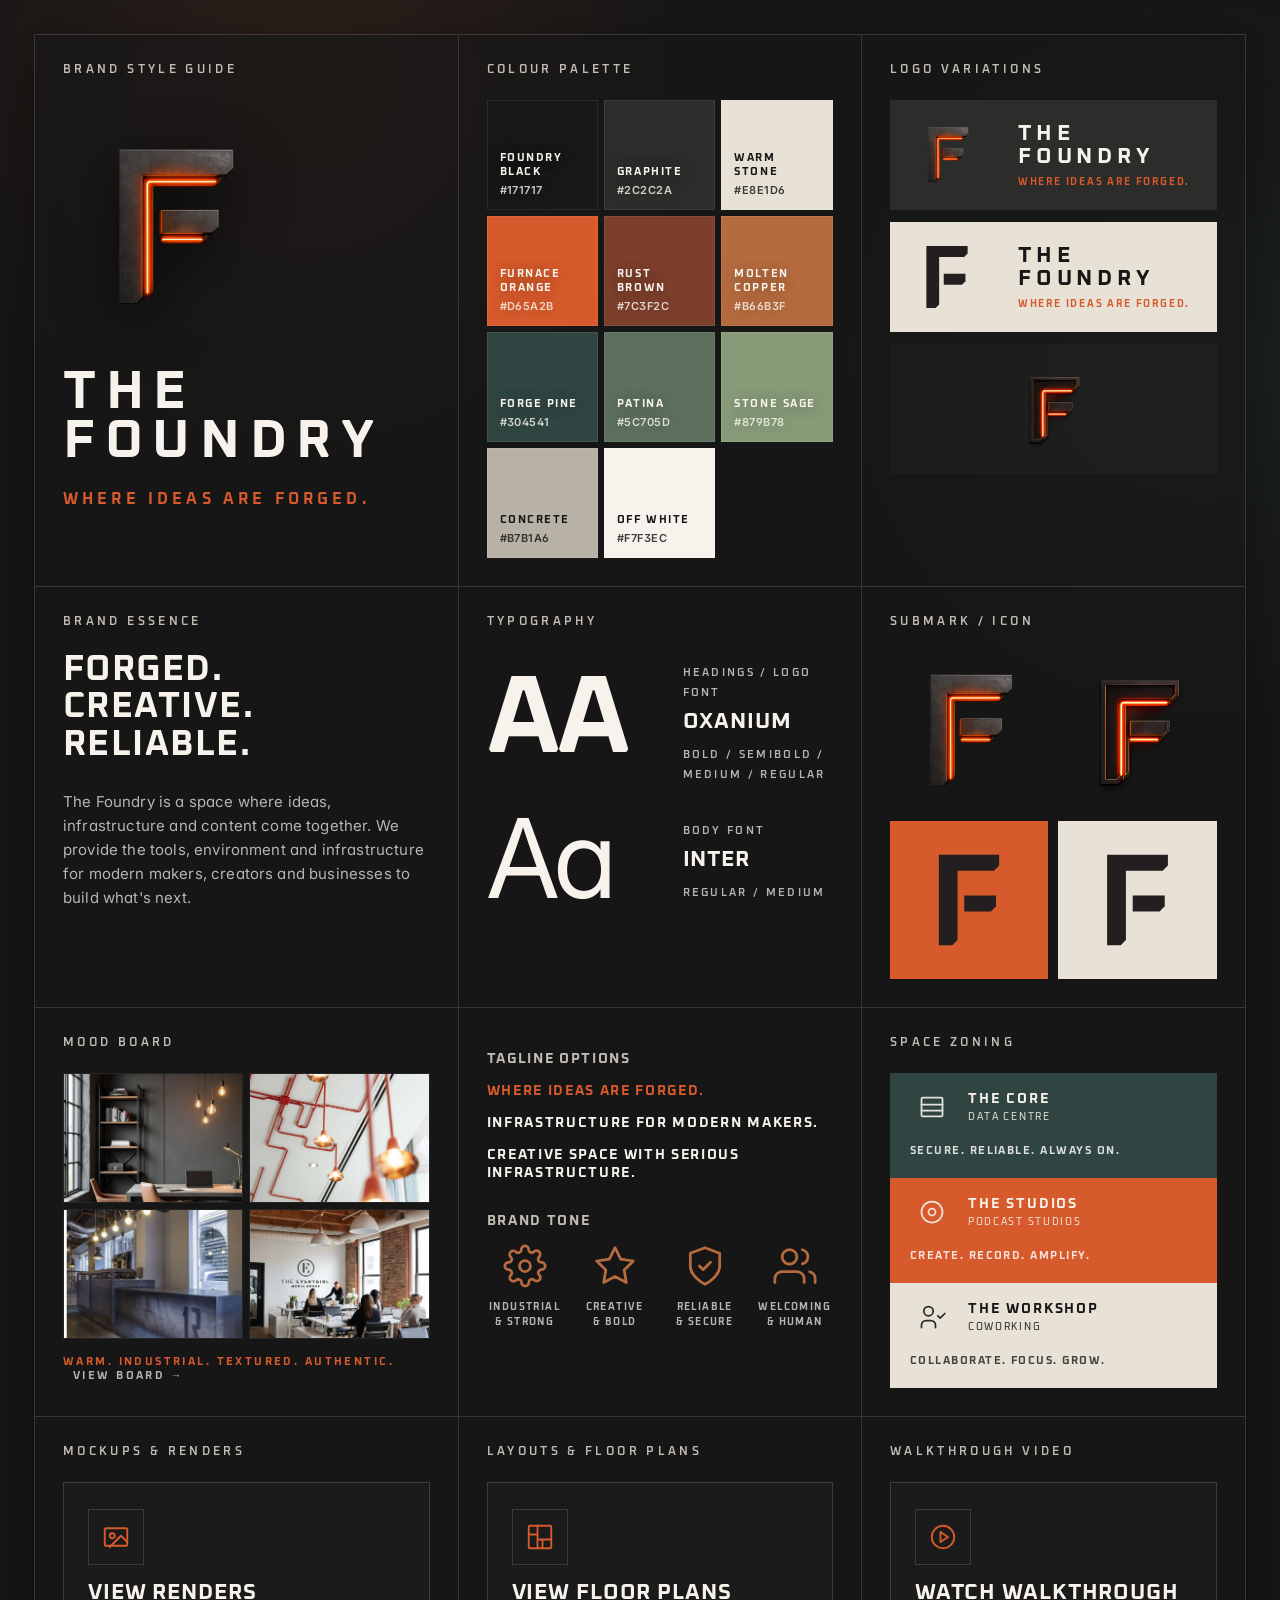
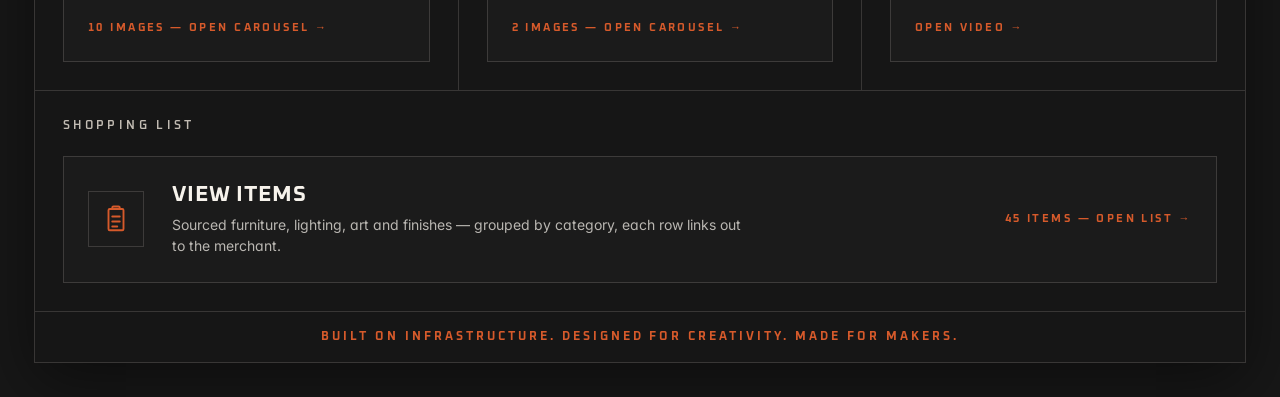
<file: index.html>
<!doctype html>
<html lang="en">
<head>
  <meta charset="utf-8" />
  <meta name="viewport" content="width=device-width, initial-scale=1" />
  <title>The Foundry — Brand Style Guide</title>
  <link rel="preconnect" href="https://fonts.googleapis.com" />
  <link rel="preconnect" href="https://fonts.gstatic.com" crossorigin />
  <link rel="stylesheet" href="https://fonts.googleapis.com/css2?family=Inter:wght@300;400;500;600;700;800&family=Oxanium:wght@400;500;600;700&display=swap" />
  <link rel="stylesheet" href="brand_guide.css" />
</head>
<body>
  <main class="page">
    <section class="grid" aria-label="The Foundry brand style guide">

      <!-- Row 1, Col 1 — Hero -->
      <article class="panel brand-hero">
        <p class="kicker">Brand Style Guide</p>
        <img class="hero-mark" src="render/logo-render-cleaned.png" alt="The Foundry F monogram" />
        <h1>The<br>Foundry</h1>
        <p class="tagline">Where ideas are forged.</p>
      </article>

      <!-- Row 1, Col 2 — Colour palette -->
      <article class="panel">
        <p class="kicker">Colour Palette</p>
        <div class="palette">
          <div class="swatch" style="background:var(--foundry-black)"><strong>Foundry Black</strong><small>#171717</small></div>
          <div class="swatch" style="background:var(--graphite)"><strong>Graphite</strong><small>#2C2C2A</small></div>
          <div class="swatch light" style="background:var(--warm-stone)"><strong>Warm Stone</strong><small>#E8E1D6</small></div>
          <div class="swatch" style="background:var(--furnace-orange)"><strong>Furnace Orange</strong><small>#D65A2B</small></div>
          <div class="swatch" style="background:var(--rust-brown)"><strong>Rust Brown</strong><small>#7C3F2C</small></div>
          <div class="swatch" style="background:var(--molten-copper)"><strong>Molten Copper</strong><small>#B66B3F</small></div>
          <div class="swatch" style="background:var(--forge-pine)"><strong>Forge Pine</strong><small>#304541</small></div>
          <div class="swatch" style="background:var(--patina)"><strong>Patina</strong><small>#5C705D</small></div>
          <div class="swatch" style="background:var(--stone-sage)"><strong>Stone Sage</strong><small>#879B78</small></div>
          <div class="swatch light" style="background:var(--concrete)"><strong>Concrete</strong><small>#B7B1A6</small></div>
          <div class="swatch light" style="background:var(--off-white)"><strong>Off White</strong><small>#F7F3EC</small></div>
        </div>
      </article>

      <!-- Row 1, Col 3 — Logo variations -->
      <article class="panel">
        <p class="kicker">Logo Variations</p>
        <div class="logo-stack">
          <div class="logo-row dark">
            <img src="render/logo-render-cleaned.png" alt="F mark on dark background" />
            <div class="wordmark">The<br>Foundry<small>Where ideas are forged.</small></div>
          </div>

          <div class="logo-row stone">
            <img src="Logos/Logos-03.svg" alt="F mark on warm stone background" />
            <div class="wordmark">The<br>Foundry<small>Where ideas are forged.</small></div>
          </div>

          <div class="logo-solo"><img src="render/outline%20render.png" alt="F mark, isolated" /></div>
        </div>
      </article>

      <!-- Row 2, Col 1 — Brand essence -->
      <article class="panel essence">
        <p class="kicker">Brand Essence</p>
        <h2>Forged.<br>Creative.<br>Reliable.</h2>
        <p class="brand-copy">The Foundry is a space where ideas, infrastructure and content come together. We provide the tools, environment and infrastructure for modern makers, creators and businesses to build what's next.</p>
      </article>

      <!-- Row 2, Col 2 — Typography -->
      <article class="panel">
        <p class="kicker">Typography</p>
        <div class="type-block">
          <div class="type-sample">AA</div>
          <div class="type-meta">
            <small>Headings / Logo Font</small>
            <strong>Oxanium</strong>
            <small>Bold / Semibold / Medium / Regular</small>
          </div>
        </div>
        <div class="type-block">
          <div class="type-sample body">Aa</div>
          <div class="type-meta">
            <small>Body Font</small>
            <strong>Inter</strong>
            <small>Regular / Medium</small>
          </div>
        </div>
      </article>

      <!-- Row 2, Col 3 — Submark / Icon -->
      <article class="panel">
        <p class="kicker">Submark / Icon</p>
        <div class="submarks">
          <img src="render/logo-render-cleaned.png" alt="F submark on graphite" />
          <img src="render/outline%20render.png" alt="F submark on graphite" />
          <img src="Logos/Logos-03.svg" alt="F submark on furnace orange" style="background:var(--furnace-orange);object-fit:contain;padding:22px;" />
          <img src="Logos/Logos-03.svg" alt="F submark on warm stone" style="background:var(--warm-stone);object-fit:contain;padding:22px;" />
        </div>
      </article>

      <!-- Row 3, Col 1 — Mood board -->
      <article class="panel">
        <p class="kicker">Mood Board</p>
        <a class="moodboard-link" href="https://pin.it/gZhEs2NsE" target="_blank" rel="noopener noreferrer" aria-label="View The Foundry mood board on Pinterest (opens in a new tab)">
          <div class="photos">
            <img src="moodboard/foundry-office.jpg" alt="Dark industrial office with concrete floor, leather chairs and edison bulbs" />
            <img src="moodboard/copper-conduit.jpg" alt="Copper conduit pipes and copper pendant lights across a ceiling" />
            <img src="moodboard/steel-counter.jpg" alt="Blackened steel reception counter with overhead bulb cluster" />
            <img src="moodboard/brick-workshop.jpg" alt="Exposed brick and timber-beam coworking floor" />
          </div>
          <p class="photo-caption">Warm. Industrial. Textured. Authentic. <span class="moodboard-cta">View board →</span></p>
        </a>
      </article>

      <!-- Row 4, Col 1 — Tagline options + Brand tone -->
      <article class="panel tag-options">
        <p class="kicker">Tagline Options</p>
        <p class="accent">Where ideas are forged.</p>
        <p>Infrastructure for modern makers.</p>
        <p>Creative space with serious infrastructure.</p>

        <p class="kicker" style="margin-top:30px;">Brand Tone</p>
        <div class="tone-row">
          <div>
            <div class="tone-icon">
              <svg viewBox="0 0 24 24" aria-hidden="true" focusable="false">
                <circle cx="12" cy="12" r="3"/>
                <path d="M19.4 15a1.65 1.65 0 0 0 .33 1.82l.06.06a2 2 0 1 1-2.83 2.83l-.06-.06a1.65 1.65 0 0 0-1.82-.33 1.65 1.65 0 0 0-1 1.51V21a2 2 0 1 1-4 0v-.09A1.65 1.65 0 0 0 9 19.4a1.65 1.65 0 0 0-1.82.33l-.06.06a2 2 0 1 1-2.83-2.83l.06-.06A1.65 1.65 0 0 0 4.6 15a1.65 1.65 0 0 0-1.51-1H3a2 2 0 1 1 0-4h.09A1.65 1.65 0 0 0 4.6 9a1.65 1.65 0 0 0-.33-1.82l-.06-.06a2 2 0 1 1 2.83-2.83l.06.06a1.65 1.65 0 0 0 1.82.33H9a1.65 1.65 0 0 0 1-1.51V3a2 2 0 1 1 4 0v.09a1.65 1.65 0 0 0 1 1.51 1.65 1.65 0 0 0 1.82-.33l.06-.06a2 2 0 1 1 2.83 2.83l-.06.06a1.65 1.65 0 0 0-.33 1.82V9a1.65 1.65 0 0 0 1.51 1H21a2 2 0 1 1 0 4h-.09a1.65 1.65 0 0 0-1.51 1z"/>
              </svg>
            </div>
            <small>Industrial<br>&amp; Strong</small>
          </div>
          <div>
            <div class="tone-icon">
              <svg viewBox="0 0 24 24" aria-hidden="true" focusable="false">
                <polygon points="12 2 15.09 8.26 22 9.27 17 14.14 18.18 21.02 12 17.77 5.82 21.02 7 14.14 2 9.27 8.91 8.26 12 2"/>
              </svg>
            </div>
            <small>Creative<br>&amp; Bold</small>
          </div>
          <div>
            <div class="tone-icon">
              <svg viewBox="0 0 24 24" aria-hidden="true" focusable="false">
                <path d="M12 22s8-4 8-10V5l-8-3-8 3v7c0 6 8 10 8 10z"/>
                <polyline points="9 12 11 14 15 10"/>
              </svg>
            </div>
            <small>Reliable<br>&amp; Secure</small>
          </div>
          <div>
            <div class="tone-icon">
              <svg viewBox="0 0 24 24" aria-hidden="true" focusable="false">
                <path d="M17 21v-2a4 4 0 0 0-4-4H5a4 4 0 0 0-4 4v2"/>
                <circle cx="9" cy="7" r="4"/>
                <path d="M23 21v-2a4 4 0 0 0-3-3.87"/>
                <path d="M16 3.13a4 4 0 0 1 0 7.75"/>
              </svg>
            </div>
            <small>Welcoming<br>&amp; Human</small>
          </div>
        </div>
      </article>

      <!-- Row 3, Col 3 — Space zoning -->
      <article class="panel">
        <p class="kicker">Space Zoning</p>
        <div class="zones">
          <div class="zone core">
            <div class="zone-icon">
              <svg viewBox="0 0 24 24" aria-hidden="true" focusable="false">
                <rect x="3" y="4" width="18" height="16" rx="1"/>
                <line x1="3" y1="10" x2="21" y2="10"/>
                <line x1="3" y1="15" x2="21" y2="15"/>
              </svg>
            </div>
            <strong>The Core<small>Data Centre</small></strong>
            <p>Secure. Reliable. Always on.</p>
          </div>
          <div class="zone studio">
            <div class="zone-icon">
              <svg viewBox="0 0 24 24" aria-hidden="true" focusable="false">
                <circle cx="12" cy="12" r="9"/>
                <circle cx="12" cy="12" r="3"/>
              </svg>
            </div>
            <strong>The Studios<small>Podcast Studios</small></strong>
            <p>Create. Record. Amplify.</p>
          </div>
          <div class="zone workshop">
            <div class="zone-icon">
              <svg viewBox="0 0 24 24" aria-hidden="true" focusable="false">
                <path d="M3 21v-2a4 4 0 0 1 4-4h4a4 4 0 0 1 4 4v2"/>
                <circle cx="9" cy="7" r="4"/>
                <path d="M17 11l2 2 4-4"/>
              </svg>
            </div>
            <strong>The Workshop<small>Coworking</small></strong>
            <p>Collaborate. Focus. Grow.</p>
          </div>
        </div>
      </article>

      <!-- Row 4, Col 1 — Mockups & Renders (opens a lightbox carousel) -->
      <article class="panel panel-cta">
        <p class="kicker">Mockups &amp; Renders</p>
        <button class="cta-button" type="button" data-gallery="mockups" aria-haspopup="dialog">
          <span class="cta-icon" aria-hidden="true">
            <svg viewBox="0 0 24 24" focusable="false">
              <rect x="3" y="5" width="18" height="14" rx="1"/>
              <circle cx="9" cy="11" r="2"/>
              <path d="M21 16l-5-5-9 9"/>
            </svg>
          </span>
          <span class="cta-title">View Renders</span>
          <span class="cta-meta" data-gallery-count>Open carousel →</span>
        </button>
        <!--
          Each <img> in the template becomes a carousel slide; the alt text
          doubles as the caption shown in the lightbox.
        -->
        <template id="gallery-mockups">
          <img src="mockups/main_room.png" alt="Main open-plan workspace — warm industrial finish with branded F wall" />
          <img src="mockups/office_render_01_open_workspace_left.png" alt="Open workspace — Layer 8 zone with timber-clad central planter" />
          <img src="mockups/office_render_04_meeting_private_office_lower_right.png" alt="Private office — timber-slat back wall with linear LED" />
          <img src="mockups/orange%20room.png" alt="Meeting room — reclaimed timber boardroom table with terracotta acoustic discs" />
          <img src="mockups/study.png" alt="Study / meeting nook — dark green walls, framed map artwork and reclaimed timber table" />
          <img src="mockups/corridor.png" alt="Studio corridor — slatted timber wall with warm sconce lighting" />
          <img src="mockups/image6.png" alt="Stairwell signage and material palette — blackened steel, timber slats, charcoal felt" />
          <img src="mockups/image4.png" alt="Three office design variations — Warm Industrial, Modern Minimal, Dark Refined" />
          <img src="mockups/signage.png" alt="External signage options — blade, directory, box and wall-mounted monolith" />
          <img src="mockups/logo%20signs.png" alt="Tenant neon logo signs — Layer 8 and mmtm" />
        </template>
      </article>

      <!-- Row 4, Col 2 — Layouts & Floor Plans (opens a lightbox carousel) -->
      <article class="panel panel-cta">
        <p class="kicker">Layouts &amp; Floor Plans</p>
        <button class="cta-button" type="button" data-gallery="floorplans" aria-haspopup="dialog">
          <span class="cta-icon" aria-hidden="true">
            <svg viewBox="0 0 24 24" focusable="false">
              <rect x="3" y="3" width="18" height="18" rx="1"/>
              <path d="M3 10h7M10 3v18M10 14h11M14 14v7"/>
            </svg>
          </span>
          <span class="cta-title">View Floor Plans</span>
          <span class="cta-meta" data-gallery-count>Open carousel →</span>
        </button>
        <!--
          Drop floor plans into the floorplans/ folder and list them here.
        -->
        <template id="gallery-floorplans">
          <img src="floorplans/Bottom.png" alt="Ground floor — reception, studios, server rooms and meeting room" />
          <img src="floorplans/Top%20Floor.png" alt="Top floor — open-plan offices and breakout zones" />
        </template>
      </article>

      <!-- Row 4, Col 3 — Walkthrough video (opens lightbox with YouTube embed) -->
      <article class="panel panel-cta">
        <p class="kicker">Walkthrough Video</p>
        <button class="cta-button" type="button" data-gallery="walkthrough" aria-haspopup="dialog">
          <span class="cta-icon" aria-hidden="true">
            <svg viewBox="0 0 24 24" focusable="false">
              <circle cx="12" cy="12" r="9"/>
              <polygon points="10 8 16 12 10 16 10 8"/>
            </svg>
          </span>
          <span class="cta-title">Watch Walkthrough</span>
          <span class="cta-meta" data-gallery-count>Open video →</span>
        </button>
        <template id="gallery-walkthrough">
          <div class="video-wrap">
            <iframe
              src="https://www.youtube-nocookie.com/embed/yj-6tiyCZt0?rel=0"
              title="The Foundry walkthrough video"
              allow="accelerometer; autoplay; clipboard-write; encrypted-media; gyroscope; picture-in-picture; web-share"
              referrerpolicy="strict-origin-when-cross-origin"
              allowfullscreen></iframe>
          </div>
        </template>
      </article>

      <!-- Row 5 — Shopping list (full width, opens table lightbox) -->
      <article class="panel panel-cta span-3-cols">
        <p class="kicker">Shopping List</p>
        <button class="cta-button cta-button--wide" type="button" data-gallery="shopping" aria-haspopup="dialog">
          <span class="cta-icon" aria-hidden="true">
            <svg viewBox="0 0 24 24" focusable="false">
              <rect x="6" y="4" width="12" height="17" rx="1"/>
              <path d="M9 4V3a1 1 0 0 1 1-1h4a1 1 0 0 1 1 1v1"/>
              <line x1="9" y1="10" x2="15" y2="10"/>
              <line x1="9" y1="14" x2="15" y2="14"/>
              <line x1="9" y1="18" x2="13" y2="18"/>
            </svg>
          </span>
          <span class="cta-copy">
            <span class="cta-title">View Items</span>
            <span class="cta-subtitle">Sourced furniture, lighting, art and finishes — grouped by category, each row links out to the merchant.</span>
          </span>
          <span class="cta-meta" data-gallery-count>Open list →</span>
        </button>
        <template id="gallery-shopping">
          <table class="shopping-list">
            <tbody>
              <tr class="shopping-group"><th colspan="2">Sofa &amp; Arm Chairs</th></tr>
              <tr><td><a href="https://www.habitat.co.uk/product/8341596?clickPR=plp:9:109" target="_blank" rel="noopener noreferrer">Habitat — sofa</a></td><td class="merchant">habitat.co.uk</td></tr>
              <tr><td><a href="https://jysk.co.uk/living-room/sofas/sofa-egedal-25-seater-light-grey-fabric?article=3699097#product-intro" target="_blank" rel="noopener noreferrer">JYSK — Egedal 2.5-seater sofa, light grey</a></td><td class="merchant">jysk.co.uk</td></tr>
              <tr><td><a href="https://www.ikea.com/gb/en/p/vedbo-armchair-gunnared-dark-grey-30424125/" target="_blank" rel="noopener noreferrer">IKEA — VEDBÖ armchair, Gunnared dark grey</a></td><td class="merchant">ikea.com</td></tr>
              <tr><td><a href="https://www.ikea.com/gb/en/p/vedbo-high-back-armchair-gunnared-dark-grey-70424133/#content" target="_blank" rel="noopener noreferrer">IKEA — VEDBÖ high-back armchair, dark grey</a></td><td class="merchant">ikea.com</td></tr>

              <tr class="shopping-group"><th colspan="2">Lights</th></tr>
              <tr><td><a href="https://www.lights.co.uk/p/lindby-valentina-pendant-light-glass-smoky-grey-round-5-bulb-10019842.html" target="_blank" rel="noopener noreferrer">Lindby — Valentina 5-bulb pendant, smoky grey</a></td><td class="merchant">lights.co.uk</td></tr>
              <tr><td><a href="https://www.ikea.com/gb/en/p/molnart-led-bulb-e27-200-lumen-tube-shaped-black-clear-glass-50613375/" target="_blank" rel="noopener noreferrer">IKEA — MOLNART LED tube bulb, E27</a></td><td class="merchant">ikea.com</td></tr>
              <tr><td><a href="https://www.illumination.co.uk/koyoto-pendant-light-glass-30-cm-h3622759.html" target="_blank" rel="noopener noreferrer">Illumination — Koyoto glass pendant, 30 cm</a></td><td class="merchant">illumination.co.uk</td></tr>
              <tr><td><a href="https://neutralighting.co.uk/products/junel-minimalist-oval-interior-hanging-pendant-light?currency=GBP&amp;country=GB&amp;variant=46567550058670" target="_blank" rel="noopener noreferrer">Neutra — Junel minimalist oval pendant</a></td><td class="merchant">neutralighting.co.uk</td></tr>

              <tr class="shopping-group"><th colspan="2">Lamps</th></tr>
              <tr><td><a href="https://www.ikea.com/gb/en/p/hektar-floor-lamp-with-3-spot-dark-grey-60393603/" target="_blank" rel="noopener noreferrer">IKEA — HEKTAR 3-spot floor lamp, dark grey</a></td><td class="merchant">ikea.com</td></tr>

              <tr class="shopping-group"><th colspan="2">Artwork</th></tr>
              <tr><td><a href="https://www.fab-art.co/products/mountain-ride-adventure-art-print-19082-1765361004947?variant=53047926128986&amp;currency=GBP&amp;country=GB" target="_blank" rel="noopener noreferrer">Fab Art — Mountain Ride print</a></td><td class="merchant">fab-art.co</td></tr>
              <tr><td><a href="https://www.etsy.com/uk/listing/1473017847/burgh-island-devon-travel-poster-hand" target="_blank" rel="noopener noreferrer">Etsy — Burgh Island Devon travel poster</a></td><td class="merchant">etsy.com</td></tr>
              <tr><td><a href="https://www.fab-art.co/products/mountain-cable-adventure-art-print-20990" target="_blank" rel="noopener noreferrer">Fab Art — Mountain Cable print</a></td><td class="merchant">fab-art.co</td></tr>
              <tr><td><a href="https://www.fab-art.co/products/sunlit-desert-escape-art-print-22199-1771415774110" target="_blank" rel="noopener noreferrer">Fab Art — Sunlit Desert Escape print</a></td><td class="merchant">fab-art.co</td></tr>
              <tr><td><a href="https://www.fab-art.co/products/vibrant-hillside-journey-art-print-22192-1771412833539" target="_blank" rel="noopener noreferrer">Fab Art — Vibrant Hillside Journey print</a></td><td class="merchant">fab-art.co</td></tr>
              <tr><td><a href="https://www.fab-art.co/products/bold-volcano-glow-art-print-18805-1765023421802" target="_blank" rel="noopener noreferrer">Fab Art — Bold Volcano Glow print</a></td><td class="merchant">fab-art.co</td></tr>
              <tr><td><a href="https://www.fab-art.co/products/volcanic-glow-silhouette-art-print-18772-1765023169456" target="_blank" rel="noopener noreferrer">Fab Art — Volcanic Glow Silhouette print</a></td><td class="merchant">fab-art.co</td></tr>
              <tr><td><a href="https://www.fab-art.co/products/snowy-village-escape-art-print-36472" target="_blank" rel="noopener noreferrer">Fab Art — Snowy Village Escape print</a></td><td class="merchant">fab-art.co</td></tr>
              <tr><td><a href="https://www.made.com/style/su485998/e30293" target="_blank" rel="noopener noreferrer">Made — art print</a></td><td class="merchant">made.com</td></tr>
              <tr><td><a href="https://www.lichtbild-manufaktur.shop/" target="_blank" rel="noopener noreferrer">Lichtbild Manufaktur — print store</a></td><td class="merchant">lichtbild-manufaktur.shop</td></tr>

              <tr class="shopping-group"><th colspan="2">Accessories</th></tr>
              <tr><td><a href="https://www.made.com/style/su313187/b90987" target="_blank" rel="noopener noreferrer">Made — accessory</a></td><td class="merchant">made.com</td></tr>
              <tr><td><a href="https://www.etsy.com/uk/listing/1891523387/on-air-light-box-led-recording-studio" target="_blank" rel="noopener noreferrer">Etsy — &ldquo;ON AIR&rdquo; LED studio light box</a></td><td class="merchant">etsy.com</td></tr>
              <tr><td><a href="https://www.ikea.com/gb/en/p/gullbergsoe-cushion-cover-bright-yellow-white-outdoor-indoor-50598582/" target="_blank" rel="noopener noreferrer">IKEA — GULLBERGSÖ cushion cover, yellow/white</a></td><td class="merchant">ikea.com</td></tr>
              <tr><td><a href="https://www.ikea.com/gb/en/p/gullbergsoe-cushion-cover-bright-pink-bright-orange-outdoor-indoor-60598586/" target="_blank" rel="noopener noreferrer">IKEA — GULLBERGSÖ cushion cover, pink/orange</a></td><td class="merchant">ikea.com</td></tr>
              <tr><td><a href="https://www.ikea.com/gb/en/p/oegonlocksmal-cushion-cover-black-white-70600999/" target="_blank" rel="noopener noreferrer">IKEA — ÖGONLOCKSMÅL cushion cover, black/white</a></td><td class="merchant">ikea.com</td></tr>

              <tr class="shopping-group"><th colspan="2">Sound Panels</th></tr>
              <tr><td><a href="https://sonio.co.uk/products/silentspace-circle-acoustic-rafts-multiple-sizes" target="_blank" rel="noopener noreferrer">Sonio — SilentSpace circle acoustic rafts</a></td><td class="merchant">sonio.co.uk</td></tr>

              <tr class="shopping-group"><th colspan="2">Wall Felt</th></tr>
              <tr><td><a href="https://sonio.co.uk/products/autex-groove-patterned-acoustic-panels-2700-x-1200mm?variant=56593298489730" target="_blank" rel="noopener noreferrer">Sonio — Autex Groove acoustic panels, 2700 × 1200 mm</a></td><td class="merchant">sonio.co.uk</td></tr>
              <tr><td><a href="https://www.refelt.com/product/standard-flux-acoustic-wall-panel/" target="_blank" rel="noopener noreferrer">ReFelt — Standard Flux acoustic wall panel</a></td><td class="merchant">refelt.com</td></tr>

              <tr class="shopping-group"><th colspan="2">Rugs</th></tr>
              <tr><td><a href="https://www.ikea.com/gb/en/p/stockholm-rug-flatwoven-handmade-striped-black-off-white-90103254/" target="_blank" rel="noopener noreferrer">IKEA — STOCKHOLM rug, striped black/off-white</a></td><td class="merchant">ikea.com</td></tr>
              <tr><td><a href="https://www.ikea.com/gb/en/p/publikvaerd-rug-flatwoven-orange-circle-pattern-40629739/" target="_blank" rel="noopener noreferrer">IKEA — PUBLIKVÄRD rug, orange circle pattern</a></td><td class="merchant">ikea.com</td></tr>
              <tr><td><a href="https://www.ikea.com/gb/en/p/ikea-ps-2026-rug-low-pile-off-white-red-10619402/" target="_blank" rel="noopener noreferrer">IKEA — PS 2026 rug, off-white/red</a></td><td class="merchant">ikea.com</td></tr>
              <tr><td><a href="https://www.habitat.co.uk/product/9431072" target="_blank" rel="noopener noreferrer">Habitat — rug</a></td><td class="merchant">habitat.co.uk</td></tr>
              <tr><td><a href="https://www.habitat.co.uk/product/7089031?clickPR=plp:3:121" target="_blank" rel="noopener noreferrer">Habitat — rug</a></td><td class="merchant">habitat.co.uk</td></tr>
              <tr><td><a href="https://www.robertdyas.co.uk/indoor-outdoor-geo-rug-navy-160x230cm" target="_blank" rel="noopener noreferrer">Robert Dyas — indoor/outdoor geo rug, navy, 160 × 230 cm</a></td><td class="merchant">robertdyas.co.uk</td></tr>
              <tr><td><a href="https://www.rugsdirect.co.uk/products/hug-rug-woven-diamond-navy?variant=41454317404258&amp;country=GB" target="_blank" rel="noopener noreferrer">Rugs Direct — Hug Rug woven diamond, navy</a></td><td class="merchant">rugsdirect.co.uk</td></tr>

              <tr class="shopping-group"><th colspan="2">Mirrors</th></tr>
              <tr><td><a href="https://www.argos.co.uk/product/7732209?clickPR=plp:30:210" target="_blank" rel="noopener noreferrer">Argos — mirror</a></td><td class="merchant">argos.co.uk</td></tr>
              <tr><td><a href="https://www.argos.co.uk/product/4658582?clickPR=clearance:185:210" target="_blank" rel="noopener noreferrer">Argos — mirror</a></td><td class="merchant">argos.co.uk</td></tr>
              <tr><td><a href="https://www.made.com/style/su835720/h47850" target="_blank" rel="noopener noreferrer">Made — mirror</a></td><td class="merchant">made.com</td></tr>

              <tr class="shopping-group"><th colspan="2">Tables</th></tr>
              <tr><td><span class="shopping-todo">Custom — Tom Marsh</span></td><td class="merchant">bespoke</td></tr>

              <tr class="shopping-group"><th colspan="2">Planters</th></tr>
              <tr><td><a href="https://www.etsy.com/uk/listing/1225456026/white-large-aluminium-metal-indoor" target="_blank" rel="noopener noreferrer">Etsy — large white aluminium indoor planter</a></td><td class="merchant">etsy.com</td></tr>
              <tr><td><a href="https://thelechuza.co.uk/product/palo-natural-wood-wide/?attribute_pa_color=eucalyptus-wood&amp;attribute_pa_size=palo-wide-high" target="_blank" rel="noopener noreferrer">The Lechuza — Palo natural-wood planter, wide</a></td><td class="merchant">thelechuza.co.uk</td></tr>

              <tr class="shopping-group"><th colspan="2">Desk Chairs</th></tr>
              <tr><td><span class="shopping-todo">To be sourced</span></td><td class="merchant">—</td></tr>

              <tr class="shopping-group"><th colspan="2">Cabinets</th></tr>
              <tr><td><a href="https://www.ikea.com/gb/en/p/idasen-cabinet-with-doors-and-drawers-dark-green-90496398/" target="_blank" rel="noopener noreferrer">IKEA — IDÅSEN cabinet with doors &amp; drawers, dark green</a></td><td class="merchant">ikea.com</td></tr>
              <tr><td><a href="https://www.ikea.com/gb/en/p/idasen-high-cabinet-with-drawer-and-doors-dark-green-10496401/" target="_blank" rel="noopener noreferrer">IKEA — IDÅSEN high cabinet, dark green</a></td><td class="merchant">ikea.com</td></tr>

              <tr class="shopping-group"><th colspan="2">Bar Stools</th></tr>
              <tr><td><a href="https://www.atlanticshopping.co.uk/products/crew-wooden-bar-stool-white?variant=52288753467720&amp;country=GB" target="_blank" rel="noopener noreferrer">Atlantic Shopping — Crew wooden bar stool, white</a></td><td class="merchant">atlanticshopping.co.uk</td></tr>
              <tr><td><a href="https://www.sklum.com/uk/buy-outdoor-stools/83825-wendell-high-garden-stool.html" target="_blank" rel="noopener noreferrer">Sklum — Wendell high garden stool</a></td><td class="merchant">sklum.com</td></tr>
              <tr><td><a href="https://www.ikea.com/gb/en/p/groensta-bar-stool-counter-height-white-in-outdoor-30554635/" target="_blank" rel="noopener noreferrer">IKEA — GRÖNSTA bar stool, counter height, white</a></td><td class="merchant">ikea.com</td></tr>

              <tr class="shopping-group"><th colspan="2">Ceiling Baffles</th></tr>
              <tr><td><a href="https://www.etsy.com/uk/listing/4348046152/premium-cloud-ceiling-panels-natural" target="_blank" rel="noopener noreferrer">Etsy — Premium cloud ceiling panels</a></td><td class="merchant">etsy.com</td></tr>
            </tbody>
          </table>
        </template>
      </article>

      <div class="footer">Built on infrastructure. Designed for creativity. Made for makers.</div>
    </section>
  </main>

  <!-- Lightbox carousel (one instance, reused by every gallery panel) -->
  <div class="lightbox" id="lightbox" role="dialog" aria-modal="true" aria-labelledby="lightbox-title" hidden>
    <button class="lightbox-close" type="button" aria-label="Close gallery">×</button>
    <h2 class="lightbox-title" id="lightbox-title"></h2>
    <button class="lightbox-nav lightbox-prev" type="button" aria-label="Previous image">‹</button>
    <figure class="lightbox-figure">
      <img class="lightbox-image" alt="" />
      <figcaption class="lightbox-caption"></figcaption>
    </figure>
    <div class="lightbox-block" hidden></div>
    <button class="lightbox-nav lightbox-next" type="button" aria-label="Next image">›</button>
    <div class="lightbox-counter"><span class="lightbox-index">1</span> / <span class="lightbox-total">1</span></div>
    <p class="lightbox-empty" hidden>Nothing here yet — add content to this gallery and it'll show up here.</p>
  </div>

  <script>
    (function () {
      const lightbox = document.getElementById('lightbox');
      const imgEl = lightbox.querySelector('.lightbox-image');
      const captionEl = lightbox.querySelector('.lightbox-caption');
      const titleEl = lightbox.querySelector('.lightbox-title');
      const indexEl = lightbox.querySelector('.lightbox-index');
      const totalEl = lightbox.querySelector('.lightbox-total');
      const figureEl = lightbox.querySelector('.lightbox-figure');
      const blockEl = lightbox.querySelector('.lightbox-block');
      const counterEl = lightbox.querySelector('.lightbox-counter');
      const emptyEl = lightbox.querySelector('.lightbox-empty');
      const prevBtn = lightbox.querySelector('.lightbox-prev');
      const nextBtn = lightbox.querySelector('.lightbox-next');
      const closeBtn = lightbox.querySelector('.lightbox-close');

      let slides = [];
      let cursor = 0;
      let returnFocus = null;

      // Reflect each gallery's contents on its trigger button.
      document.querySelectorAll('[data-gallery]').forEach(function (trigger) {
        const tpl = document.getElementById('gallery-' + trigger.dataset.gallery);
        const meta = trigger.querySelector('[data-gallery-count]');
        if (!tpl || !meta) return;
        const imgCount = tpl.content.querySelectorAll('img').length;
        if (imgCount) {
          meta.textContent = imgCount + (imgCount === 1
            ? ' image — open carousel →'
            : ' images — open carousel →');
          return;
        }
        if (tpl.content.querySelector('iframe')) {
          meta.textContent = 'Open video →';
          return;
        }
        const linkCount = tpl.content.querySelectorAll('a[href]').length;
        if (linkCount) {
          meta.textContent = linkCount + (linkCount === 1
            ? ' item — open list →'
            : ' items — open list →');
          return;
        }
        meta.textContent = 'Coming soon';
        trigger.classList.add('is-empty');
      });

      function setMode(mode) {
        // mode: 'carousel' | 'block' | 'empty'
        figureEl.hidden = mode !== 'carousel';
        prevBtn.hidden = mode !== 'carousel' || slides.length < 2;
        nextBtn.hidden = mode !== 'carousel' || slides.length < 2;
        counterEl.hidden = mode !== 'carousel' || slides.length < 2;
        blockEl.hidden = mode !== 'block';
        emptyEl.hidden = mode !== 'empty';
        // Belt-and-braces: clear slide data when leaving carousel mode so a
        // stale image/caption can't leak through if `hidden` ever fails.
        if (mode !== 'carousel') {
          imgEl.removeAttribute('src');
          imgEl.alt = '';
          captionEl.textContent = '';
        }
      }

      function renderSlide() {
        const slide = slides[cursor];
        imgEl.src = slide.src;
        imgEl.alt = slide.alt || '';
        captionEl.textContent = slide.alt || '';
        captionEl.hidden = !slide.alt;
        indexEl.textContent = String(cursor + 1);
        totalEl.textContent = String(slides.length);
      }

      function open(trigger) {
        const tpl = document.getElementById('gallery-' + trigger.dataset.gallery);
        titleEl.textContent = trigger.closest('.panel').querySelector('.kicker').textContent;
        returnFocus = trigger;
        slides = [];
        cursor = 0;
        blockEl.replaceChildren();

        if (tpl) {
          const imgs = tpl.content.querySelectorAll('img');
          if (imgs.length) {
            slides = Array.from(imgs).map(function (img) {
              return { src: img.getAttribute('src'), alt: img.getAttribute('alt') || '' };
            });
            setMode('carousel');
            renderSlide();
          } else if (tpl.content.children.length) {
            const hasVideo = tpl.content.querySelector('iframe') !== null;
            blockEl.classList.toggle('lightbox-block--video', hasVideo);
            blockEl.appendChild(tpl.content.cloneNode(true));
            setMode('block');
            blockEl.scrollTop = 0;
          } else {
            setMode('empty');
          }
        } else {
          setMode('empty');
        }

        lightbox.hidden = false;
        document.body.classList.add('lightbox-open');
        closeBtn.focus();
      }

      function close() {
        lightbox.hidden = true;
        document.body.classList.remove('lightbox-open');
        imgEl.removeAttribute('src');
        imgEl.alt = '';
        captionEl.textContent = '';
        blockEl.replaceChildren();
        blockEl.classList.remove('lightbox-block--video');
        if (returnFocus) returnFocus.focus();
      }

      function step(delta) {
        if (!slides.length) return;
        cursor = (cursor + delta + slides.length) % slides.length;
        renderSlide();
      }

      document.addEventListener('click', function (event) {
        const trigger = event.target.closest('[data-gallery]');
        if (trigger) {
          event.preventDefault();
          open(trigger);
        }
      });

      closeBtn.addEventListener('click', close);
      prevBtn.addEventListener('click', function () { step(-1); });
      nextBtn.addEventListener('click', function () { step(1); });

      // Backdrop click closes (clicks on image/buttons/content do not).
      lightbox.addEventListener('click', function (event) {
        if (event.target === lightbox) close();
      });

      document.addEventListener('keydown', function (event) {
        if (lightbox.hidden) return;
        if (event.key === 'Escape') close();
        if (!figureEl.hidden) {
          if (event.key === 'ArrowLeft') step(-1);
          if (event.key === 'ArrowRight') step(1);
        }
      });
    })();
  </script>
</body>
</html>
</file>
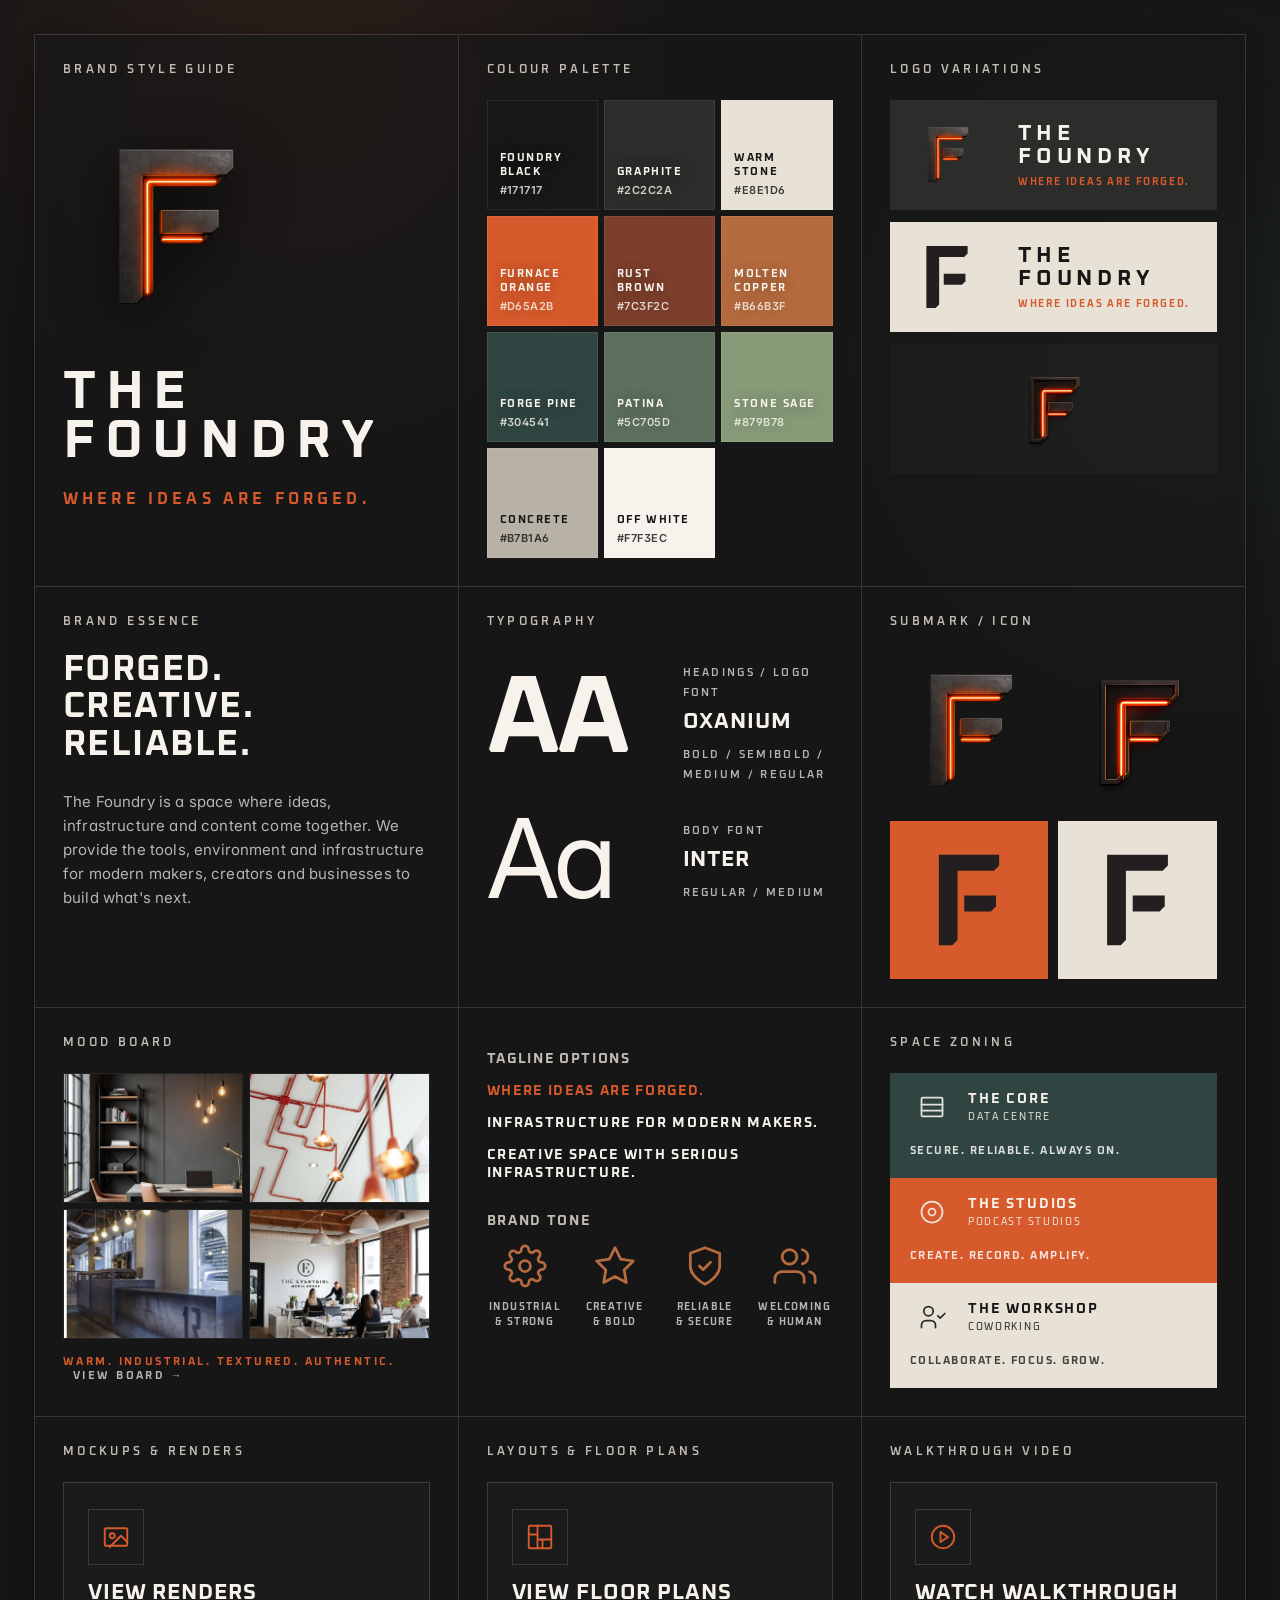
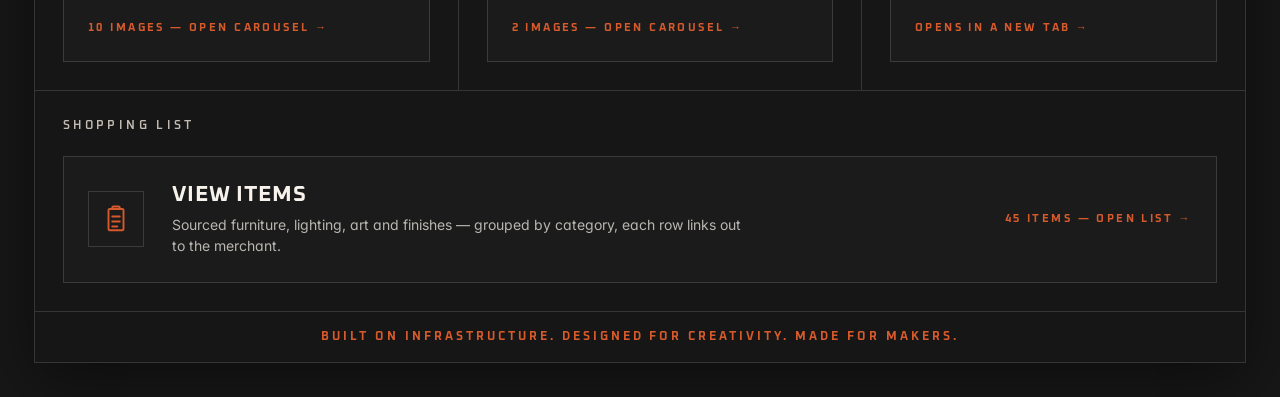
<file: brand_guide.html>
<!doctype html>
<html lang="en">
<head>
  <meta charset="utf-8" />
  <meta name="viewport" content="width=device-width, initial-scale=1" />
  <title>The Foundry — Brand Style Guide</title>
  <link rel="preconnect" href="https://fonts.googleapis.com" />
  <link rel="preconnect" href="https://fonts.gstatic.com" crossorigin />
  <link rel="stylesheet" href="https://fonts.googleapis.com/css2?family=Inter:wght@300;400;500;600;700;800&family=Oxanium:wght@400;500;600;700&display=swap" />
  <link rel="stylesheet" href="brand_guide.css" />
</head>
<body>
  <main class="page">
    <section class="grid" aria-label="The Foundry brand style guide">

      <!-- Row 1, Col 1 — Hero -->
      <article class="panel brand-hero">
        <p class="kicker">Brand Style Guide</p>
        <img class="hero-mark" src="render/logo-render-cleaned.png" alt="The Foundry F monogram" />
        <h1>The<br>Foundry</h1>
        <p class="tagline">Where ideas are forged.</p>
      </article>

      <!-- Row 1, Col 2 — Colour palette -->
      <article class="panel">
        <p class="kicker">Colour Palette</p>
        <div class="palette">
          <div class="swatch" style="background:var(--foundry-black)"><strong>Foundry Black</strong><small>#171717</small></div>
          <div class="swatch" style="background:var(--graphite)"><strong>Graphite</strong><small>#2C2C2A</small></div>
          <div class="swatch light" style="background:var(--warm-stone)"><strong>Warm Stone</strong><small>#E8E1D6</small></div>
          <div class="swatch" style="background:var(--furnace-orange)"><strong>Furnace Orange</strong><small>#D65A2B</small></div>
          <div class="swatch" style="background:var(--rust-brown)"><strong>Rust Brown</strong><small>#7C3F2C</small></div>
          <div class="swatch" style="background:var(--molten-copper)"><strong>Molten Copper</strong><small>#B66B3F</small></div>
          <div class="swatch" style="background:var(--forge-pine)"><strong>Forge Pine</strong><small>#304541</small></div>
          <div class="swatch" style="background:var(--patina)"><strong>Patina</strong><small>#5C705D</small></div>
          <div class="swatch" style="background:var(--stone-sage)"><strong>Stone Sage</strong><small>#879B78</small></div>
          <div class="swatch light" style="background:var(--concrete)"><strong>Concrete</strong><small>#B7B1A6</small></div>
          <div class="swatch light" style="background:var(--off-white)"><strong>Off White</strong><small>#F7F3EC</small></div>
        </div>
      </article>

      <!-- Row 1, Col 3 — Logo variations -->
      <article class="panel">
        <p class="kicker">Logo Variations</p>
        <div class="logo-stack">
          <div class="logo-row dark">
            <img src="render/logo-render-cleaned.png" alt="F mark on dark background" />
            <div class="wordmark">The<br>Foundry<small>Where ideas are forged.</small></div>
          </div>

          <div class="logo-row stone">
            <img src="Logos/Logos-03.svg" alt="F mark on warm stone background" />
            <div class="wordmark">The<br>Foundry<small>Where ideas are forged.</small></div>
          </div>

          <div class="logo-solo"><img src="render/outline%20render.png" alt="F mark, isolated" /></div>
        </div>
      </article>

      <!-- Row 2, Col 1 — Brand essence -->
      <article class="panel essence">
        <p class="kicker">Brand Essence</p>
        <h2>Forged.<br>Creative.<br>Reliable.</h2>
        <p class="brand-copy">The Foundry is a space where ideas, infrastructure and content come together. We provide the tools, environment and infrastructure for modern makers, creators and businesses to build what's next.</p>
      </article>

      <!-- Row 2, Col 2 — Typography -->
      <article class="panel">
        <p class="kicker">Typography</p>
        <div class="type-block">
          <div class="type-sample">AA</div>
          <div class="type-meta">
            <small>Headings / Logo Font</small>
            <strong>Oxanium</strong>
            <small>Bold / Semibold / Medium / Regular</small>
          </div>
        </div>
        <div class="type-block">
          <div class="type-sample body">Aa</div>
          <div class="type-meta">
            <small>Body Font</small>
            <strong>Inter</strong>
            <small>Regular / Medium</small>
          </div>
        </div>
      </article>

      <!-- Row 2, Col 3 — Submark / Icon -->
      <article class="panel">
        <p class="kicker">Submark / Icon</p>
        <div class="submarks">
          <img src="render/logo-render-cleaned.png" alt="F submark on graphite" />
          <img src="render/outline%20render.png" alt="F submark on graphite" />
          <img src="Logos/Logos-03.svg" alt="F submark on furnace orange" style="background:var(--furnace-orange);object-fit:contain;padding:22px;" />
          <img src="Logos/Logos-03.svg" alt="F submark on warm stone" style="background:var(--warm-stone);object-fit:contain;padding:22px;" />
        </div>
      </article>

      <!-- Row 3, Col 1 — Mood board -->
      <article class="panel">
        <p class="kicker">Mood Board</p>
        <a class="moodboard-link" href="https://pin.it/gZhEs2NsE" target="_blank" rel="noopener noreferrer" aria-label="View The Foundry mood board on Pinterest (opens in a new tab)">
          <div class="photos">
            <img src="moodboard/foundry-office.jpg" alt="Dark industrial office with concrete floor, leather chairs and edison bulbs" />
            <img src="moodboard/copper-conduit.jpg" alt="Copper conduit pipes and copper pendant lights across a ceiling" />
            <img src="moodboard/steel-counter.jpg" alt="Blackened steel reception counter with overhead bulb cluster" />
            <img src="moodboard/brick-workshop.jpg" alt="Exposed brick and timber-beam coworking floor" />
          </div>
          <p class="photo-caption">Warm. Industrial. Textured. Authentic. <span class="moodboard-cta">View board →</span></p>
        </a>
      </article>

      <!-- Row 4, Col 1 — Tagline options + Brand tone -->
      <article class="panel tag-options">
        <p class="kicker">Tagline Options</p>
        <p class="accent">Where ideas are forged.</p>
        <p>Infrastructure for modern makers.</p>
        <p>Creative space with serious infrastructure.</p>

        <p class="kicker" style="margin-top:30px;">Brand Tone</p>
        <div class="tone-row">
          <div>
            <div class="tone-icon">
              <svg viewBox="0 0 24 24" aria-hidden="true" focusable="false">
                <circle cx="12" cy="12" r="3"/>
                <path d="M19.4 15a1.65 1.65 0 0 0 .33 1.82l.06.06a2 2 0 1 1-2.83 2.83l-.06-.06a1.65 1.65 0 0 0-1.82-.33 1.65 1.65 0 0 0-1 1.51V21a2 2 0 1 1-4 0v-.09A1.65 1.65 0 0 0 9 19.4a1.65 1.65 0 0 0-1.82.33l-.06.06a2 2 0 1 1-2.83-2.83l.06-.06A1.65 1.65 0 0 0 4.6 15a1.65 1.65 0 0 0-1.51-1H3a2 2 0 1 1 0-4h.09A1.65 1.65 0 0 0 4.6 9a1.65 1.65 0 0 0-.33-1.82l-.06-.06a2 2 0 1 1 2.83-2.83l.06.06a1.65 1.65 0 0 0 1.82.33H9a1.65 1.65 0 0 0 1-1.51V3a2 2 0 1 1 4 0v.09a1.65 1.65 0 0 0 1 1.51 1.65 1.65 0 0 0 1.82-.33l.06-.06a2 2 0 1 1 2.83 2.83l-.06.06a1.65 1.65 0 0 0-.33 1.82V9a1.65 1.65 0 0 0 1.51 1H21a2 2 0 1 1 0 4h-.09a1.65 1.65 0 0 0-1.51 1z"/>
              </svg>
            </div>
            <small>Industrial<br>&amp; Strong</small>
          </div>
          <div>
            <div class="tone-icon">
              <svg viewBox="0 0 24 24" aria-hidden="true" focusable="false">
                <polygon points="12 2 15.09 8.26 22 9.27 17 14.14 18.18 21.02 12 17.77 5.82 21.02 7 14.14 2 9.27 8.91 8.26 12 2"/>
              </svg>
            </div>
            <small>Creative<br>&amp; Bold</small>
          </div>
          <div>
            <div class="tone-icon">
              <svg viewBox="0 0 24 24" aria-hidden="true" focusable="false">
                <path d="M12 22s8-4 8-10V5l-8-3-8 3v7c0 6 8 10 8 10z"/>
                <polyline points="9 12 11 14 15 10"/>
              </svg>
            </div>
            <small>Reliable<br>&amp; Secure</small>
          </div>
          <div>
            <div class="tone-icon">
              <svg viewBox="0 0 24 24" aria-hidden="true" focusable="false">
                <path d="M17 21v-2a4 4 0 0 0-4-4H5a4 4 0 0 0-4 4v2"/>
                <circle cx="9" cy="7" r="4"/>
                <path d="M23 21v-2a4 4 0 0 0-3-3.87"/>
                <path d="M16 3.13a4 4 0 0 1 0 7.75"/>
              </svg>
            </div>
            <small>Welcoming<br>&amp; Human</small>
          </div>
        </div>
      </article>

      <!-- Row 3, Col 3 — Space zoning -->
      <article class="panel">
        <p class="kicker">Space Zoning</p>
        <div class="zones">
          <div class="zone core">
            <div class="zone-icon">
              <svg viewBox="0 0 24 24" aria-hidden="true" focusable="false">
                <rect x="3" y="4" width="18" height="16" rx="1"/>
                <line x1="3" y1="10" x2="21" y2="10"/>
                <line x1="3" y1="15" x2="21" y2="15"/>
              </svg>
            </div>
            <strong>The Core<small>Data Centre</small></strong>
            <p>Secure. Reliable. Always on.</p>
          </div>
          <div class="zone studio">
            <div class="zone-icon">
              <svg viewBox="0 0 24 24" aria-hidden="true" focusable="false">
                <circle cx="12" cy="12" r="9"/>
                <circle cx="12" cy="12" r="3"/>
              </svg>
            </div>
            <strong>The Studios<small>Podcast Studios</small></strong>
            <p>Create. Record. Amplify.</p>
          </div>
          <div class="zone workshop">
            <div class="zone-icon">
              <svg viewBox="0 0 24 24" aria-hidden="true" focusable="false">
                <path d="M3 21v-2a4 4 0 0 1 4-4h4a4 4 0 0 1 4 4v2"/>
                <circle cx="9" cy="7" r="4"/>
                <path d="M17 11l2 2 4-4"/>
              </svg>
            </div>
            <strong>The Workshop<small>Coworking</small></strong>
            <p>Collaborate. Focus. Grow.</p>
          </div>
        </div>
      </article>

      <!-- Row 4, Col 1 — Mockups & Renders (opens a lightbox carousel) -->
      <article class="panel panel-cta">
        <p class="kicker">Mockups &amp; Renders</p>
        <button class="cta-button" type="button" data-gallery="mockups" aria-haspopup="dialog">
          <span class="cta-icon" aria-hidden="true">
            <svg viewBox="0 0 24 24" focusable="false">
              <rect x="3" y="5" width="18" height="14" rx="1"/>
              <circle cx="9" cy="11" r="2"/>
              <path d="M21 16l-5-5-9 9"/>
            </svg>
          </span>
          <span class="cta-title">View Renders</span>
          <span class="cta-meta" data-gallery-count>Open carousel →</span>
        </button>
        <!--
          Each <img> in the template becomes a carousel slide; the alt text
          doubles as the caption shown in the lightbox.
        -->
        <template id="gallery-mockups">
          <img src="mockups/main_room.png" alt="Main open-plan workspace — warm industrial finish with branded F wall" />
          <img src="mockups/office_render_01_open_workspace_left.png" alt="Open workspace — Layer 8 zone with timber-clad central planter" />
          <img src="mockups/office_render_04_meeting_private_office_lower_right.png" alt="Private office — timber-slat back wall with linear LED" />
          <img src="mockups/orange%20room.png" alt="Meeting room — reclaimed timber boardroom table with terracotta acoustic discs" />
          <img src="mockups/study.png" alt="Study / meeting nook — dark green walls, framed map artwork and reclaimed timber table" />
          <img src="mockups/corridor.png" alt="Studio corridor — slatted timber wall with warm sconce lighting" />
          <img src="mockups/image6.png" alt="Stairwell signage and material palette — blackened steel, timber slats, charcoal felt" />
          <img src="mockups/image4.png" alt="Three office design variations — Warm Industrial, Modern Minimal, Dark Refined" />
          <img src="mockups/signage.png" alt="External signage options — blade, directory, box and wall-mounted monolith" />
          <img src="mockups/logo%20signs.png" alt="Tenant neon logo signs — Layer 8 and mmtm" />
        </template>
      </article>

      <!-- Row 4, Col 2 — Layouts & Floor Plans (opens a lightbox carousel) -->
      <article class="panel panel-cta">
        <p class="kicker">Layouts &amp; Floor Plans</p>
        <button class="cta-button" type="button" data-gallery="floorplans" aria-haspopup="dialog">
          <span class="cta-icon" aria-hidden="true">
            <svg viewBox="0 0 24 24" focusable="false">
              <rect x="3" y="3" width="18" height="18" rx="1"/>
              <path d="M3 10h7M10 3v18M10 14h11M14 14v7"/>
            </svg>
          </span>
          <span class="cta-title">View Floor Plans</span>
          <span class="cta-meta" data-gallery-count>Open carousel →</span>
        </button>
        <!--
          Drop floor plans into the floorplans/ folder and list them here.
        -->
        <template id="gallery-floorplans">
          <img src="floorplans/Bottom.png" alt="Ground floor — reception, studios, server rooms and meeting room" />
          <img src="floorplans/Top%20Floor.png" alt="Top floor — open-plan offices and breakout zones" />
        </template>
      </article>

      <!-- Row 4, Col 3 — Video walkthrough (external link, opens in new tab) -->
      <article class="panel panel-cta">
        <p class="kicker">Walkthrough Video</p>
        <!-- Swap the href for the real video URL once it's published. -->
        <a class="cta-button" href="https://example.com/foundry-walkthrough" target="_blank" rel="noopener noreferrer">
          <span class="cta-icon" aria-hidden="true">
            <svg viewBox="0 0 24 24" focusable="false">
              <circle cx="12" cy="12" r="9"/>
              <polygon points="10 8 16 12 10 16 10 8"/>
            </svg>
          </span>
          <span class="cta-title">Watch Walkthrough</span>
          <span class="cta-meta">Opens in a new tab →</span>
        </a>
      </article>

      <!-- Row 5 — Shopping list (full width, opens table lightbox) -->
      <article class="panel panel-cta span-3-cols">
        <p class="kicker">Shopping List</p>
        <button class="cta-button cta-button--wide" type="button" data-gallery="shopping" aria-haspopup="dialog">
          <span class="cta-icon" aria-hidden="true">
            <svg viewBox="0 0 24 24" focusable="false">
              <rect x="6" y="4" width="12" height="17" rx="1"/>
              <path d="M9 4V3a1 1 0 0 1 1-1h4a1 1 0 0 1 1 1v1"/>
              <line x1="9" y1="10" x2="15" y2="10"/>
              <line x1="9" y1="14" x2="15" y2="14"/>
              <line x1="9" y1="18" x2="13" y2="18"/>
            </svg>
          </span>
          <span class="cta-copy">
            <span class="cta-title">View Items</span>
            <span class="cta-subtitle">Sourced furniture, lighting, art and finishes — grouped by category, each row links out to the merchant.</span>
          </span>
          <span class="cta-meta" data-gallery-count>Open list →</span>
        </button>
        <template id="gallery-shopping">
          <table class="shopping-list">
            <tbody>
              <tr class="shopping-group"><th colspan="2">Sofa &amp; Arm Chairs</th></tr>
              <tr><td><a href="https://www.habitat.co.uk/product/8341596?clickPR=plp:9:109" target="_blank" rel="noopener noreferrer">Habitat — sofa</a></td><td class="merchant">habitat.co.uk</td></tr>
              <tr><td><a href="https://jysk.co.uk/living-room/sofas/sofa-egedal-25-seater-light-grey-fabric?article=3699097#product-intro" target="_blank" rel="noopener noreferrer">JYSK — Egedal 2.5-seater sofa, light grey</a></td><td class="merchant">jysk.co.uk</td></tr>
              <tr><td><a href="https://www.ikea.com/gb/en/p/vedbo-armchair-gunnared-dark-grey-30424125/" target="_blank" rel="noopener noreferrer">IKEA — VEDBÖ armchair, Gunnared dark grey</a></td><td class="merchant">ikea.com</td></tr>
              <tr><td><a href="https://www.ikea.com/gb/en/p/vedbo-high-back-armchair-gunnared-dark-grey-70424133/#content" target="_blank" rel="noopener noreferrer">IKEA — VEDBÖ high-back armchair, dark grey</a></td><td class="merchant">ikea.com</td></tr>

              <tr class="shopping-group"><th colspan="2">Lights</th></tr>
              <tr><td><a href="https://www.lights.co.uk/p/lindby-valentina-pendant-light-glass-smoky-grey-round-5-bulb-10019842.html" target="_blank" rel="noopener noreferrer">Lindby — Valentina 5-bulb pendant, smoky grey</a></td><td class="merchant">lights.co.uk</td></tr>
              <tr><td><a href="https://www.ikea.com/gb/en/p/molnart-led-bulb-e27-200-lumen-tube-shaped-black-clear-glass-50613375/" target="_blank" rel="noopener noreferrer">IKEA — MOLNART LED tube bulb, E27</a></td><td class="merchant">ikea.com</td></tr>
              <tr><td><a href="https://www.illumination.co.uk/koyoto-pendant-light-glass-30-cm-h3622759.html" target="_blank" rel="noopener noreferrer">Illumination — Koyoto glass pendant, 30 cm</a></td><td class="merchant">illumination.co.uk</td></tr>
              <tr><td><a href="https://neutralighting.co.uk/products/junel-minimalist-oval-interior-hanging-pendant-light?currency=GBP&amp;country=GB&amp;variant=46567550058670" target="_blank" rel="noopener noreferrer">Neutra — Junel minimalist oval pendant</a></td><td class="merchant">neutralighting.co.uk</td></tr>

              <tr class="shopping-group"><th colspan="2">Lamps</th></tr>
              <tr><td><a href="https://www.ikea.com/gb/en/p/hektar-floor-lamp-with-3-spot-dark-grey-60393603/" target="_blank" rel="noopener noreferrer">IKEA — HEKTAR 3-spot floor lamp, dark grey</a></td><td class="merchant">ikea.com</td></tr>

              <tr class="shopping-group"><th colspan="2">Artwork</th></tr>
              <tr><td><a href="https://www.fab-art.co/products/mountain-ride-adventure-art-print-19082-1765361004947?variant=53047926128986&amp;currency=GBP&amp;country=GB" target="_blank" rel="noopener noreferrer">Fab Art — Mountain Ride print</a></td><td class="merchant">fab-art.co</td></tr>
              <tr><td><a href="https://www.etsy.com/uk/listing/1473017847/burgh-island-devon-travel-poster-hand" target="_blank" rel="noopener noreferrer">Etsy — Burgh Island Devon travel poster</a></td><td class="merchant">etsy.com</td></tr>
              <tr><td><a href="https://www.fab-art.co/products/mountain-cable-adventure-art-print-20990" target="_blank" rel="noopener noreferrer">Fab Art — Mountain Cable print</a></td><td class="merchant">fab-art.co</td></tr>
              <tr><td><a href="https://www.fab-art.co/products/sunlit-desert-escape-art-print-22199-1771415774110" target="_blank" rel="noopener noreferrer">Fab Art — Sunlit Desert Escape print</a></td><td class="merchant">fab-art.co</td></tr>
              <tr><td><a href="https://www.fab-art.co/products/vibrant-hillside-journey-art-print-22192-1771412833539" target="_blank" rel="noopener noreferrer">Fab Art — Vibrant Hillside Journey print</a></td><td class="merchant">fab-art.co</td></tr>
              <tr><td><a href="https://www.fab-art.co/products/bold-volcano-glow-art-print-18805-1765023421802" target="_blank" rel="noopener noreferrer">Fab Art — Bold Volcano Glow print</a></td><td class="merchant">fab-art.co</td></tr>
              <tr><td><a href="https://www.fab-art.co/products/volcanic-glow-silhouette-art-print-18772-1765023169456" target="_blank" rel="noopener noreferrer">Fab Art — Volcanic Glow Silhouette print</a></td><td class="merchant">fab-art.co</td></tr>
              <tr><td><a href="https://www.fab-art.co/products/snowy-village-escape-art-print-36472" target="_blank" rel="noopener noreferrer">Fab Art — Snowy Village Escape print</a></td><td class="merchant">fab-art.co</td></tr>
              <tr><td><a href="https://www.made.com/style/su485998/e30293" target="_blank" rel="noopener noreferrer">Made — art print</a></td><td class="merchant">made.com</td></tr>
              <tr><td><a href="https://www.lichtbild-manufaktur.shop/" target="_blank" rel="noopener noreferrer">Lichtbild Manufaktur — print store</a></td><td class="merchant">lichtbild-manufaktur.shop</td></tr>

              <tr class="shopping-group"><th colspan="2">Accessories</th></tr>
              <tr><td><a href="https://www.made.com/style/su313187/b90987" target="_blank" rel="noopener noreferrer">Made — accessory</a></td><td class="merchant">made.com</td></tr>
              <tr><td><a href="https://www.etsy.com/uk/listing/1891523387/on-air-light-box-led-recording-studio" target="_blank" rel="noopener noreferrer">Etsy — &ldquo;ON AIR&rdquo; LED studio light box</a></td><td class="merchant">etsy.com</td></tr>
              <tr><td><a href="https://www.ikea.com/gb/en/p/gullbergsoe-cushion-cover-bright-yellow-white-outdoor-indoor-50598582/" target="_blank" rel="noopener noreferrer">IKEA — GULLBERGSÖ cushion cover, yellow/white</a></td><td class="merchant">ikea.com</td></tr>
              <tr><td><a href="https://www.ikea.com/gb/en/p/gullbergsoe-cushion-cover-bright-pink-bright-orange-outdoor-indoor-60598586/" target="_blank" rel="noopener noreferrer">IKEA — GULLBERGSÖ cushion cover, pink/orange</a></td><td class="merchant">ikea.com</td></tr>
              <tr><td><a href="https://www.ikea.com/gb/en/p/oegonlocksmal-cushion-cover-black-white-70600999/" target="_blank" rel="noopener noreferrer">IKEA — ÖGONLOCKSMÅL cushion cover, black/white</a></td><td class="merchant">ikea.com</td></tr>

              <tr class="shopping-group"><th colspan="2">Sound Panels</th></tr>
              <tr><td><a href="https://sonio.co.uk/products/silentspace-circle-acoustic-rafts-multiple-sizes" target="_blank" rel="noopener noreferrer">Sonio — SilentSpace circle acoustic rafts</a></td><td class="merchant">sonio.co.uk</td></tr>

              <tr class="shopping-group"><th colspan="2">Wall Felt</th></tr>
              <tr><td><a href="https://sonio.co.uk/products/autex-groove-patterned-acoustic-panels-2700-x-1200mm?variant=56593298489730" target="_blank" rel="noopener noreferrer">Sonio — Autex Groove acoustic panels, 2700 × 1200 mm</a></td><td class="merchant">sonio.co.uk</td></tr>
              <tr><td><a href="https://www.refelt.com/product/standard-flux-acoustic-wall-panel/" target="_blank" rel="noopener noreferrer">ReFelt — Standard Flux acoustic wall panel</a></td><td class="merchant">refelt.com</td></tr>

              <tr class="shopping-group"><th colspan="2">Rugs</th></tr>
              <tr><td><a href="https://www.ikea.com/gb/en/p/stockholm-rug-flatwoven-handmade-striped-black-off-white-90103254/" target="_blank" rel="noopener noreferrer">IKEA — STOCKHOLM rug, striped black/off-white</a></td><td class="merchant">ikea.com</td></tr>
              <tr><td><a href="https://www.ikea.com/gb/en/p/publikvaerd-rug-flatwoven-orange-circle-pattern-40629739/" target="_blank" rel="noopener noreferrer">IKEA — PUBLIKVÄRD rug, orange circle pattern</a></td><td class="merchant">ikea.com</td></tr>
              <tr><td><a href="https://www.ikea.com/gb/en/p/ikea-ps-2026-rug-low-pile-off-white-red-10619402/" target="_blank" rel="noopener noreferrer">IKEA — PS 2026 rug, off-white/red</a></td><td class="merchant">ikea.com</td></tr>
              <tr><td><a href="https://www.habitat.co.uk/product/9431072" target="_blank" rel="noopener noreferrer">Habitat — rug</a></td><td class="merchant">habitat.co.uk</td></tr>
              <tr><td><a href="https://www.habitat.co.uk/product/7089031?clickPR=plp:3:121" target="_blank" rel="noopener noreferrer">Habitat — rug</a></td><td class="merchant">habitat.co.uk</td></tr>
              <tr><td><a href="https://www.robertdyas.co.uk/indoor-outdoor-geo-rug-navy-160x230cm" target="_blank" rel="noopener noreferrer">Robert Dyas — indoor/outdoor geo rug, navy, 160 × 230 cm</a></td><td class="merchant">robertdyas.co.uk</td></tr>
              <tr><td><a href="https://www.rugsdirect.co.uk/products/hug-rug-woven-diamond-navy?variant=41454317404258&amp;country=GB" target="_blank" rel="noopener noreferrer">Rugs Direct — Hug Rug woven diamond, navy</a></td><td class="merchant">rugsdirect.co.uk</td></tr>

              <tr class="shopping-group"><th colspan="2">Mirrors</th></tr>
              <tr><td><a href="https://www.argos.co.uk/product/7732209?clickPR=plp:30:210" target="_blank" rel="noopener noreferrer">Argos — mirror</a></td><td class="merchant">argos.co.uk</td></tr>
              <tr><td><a href="https://www.argos.co.uk/product/4658582?clickPR=clearance:185:210" target="_blank" rel="noopener noreferrer">Argos — mirror</a></td><td class="merchant">argos.co.uk</td></tr>
              <tr><td><a href="https://www.made.com/style/su835720/h47850" target="_blank" rel="noopener noreferrer">Made — mirror</a></td><td class="merchant">made.com</td></tr>

              <tr class="shopping-group"><th colspan="2">Tables</th></tr>
              <tr><td><span class="shopping-todo">Custom — Tom Marsh</span></td><td class="merchant">bespoke</td></tr>

              <tr class="shopping-group"><th colspan="2">Planters</th></tr>
              <tr><td><a href="https://www.etsy.com/uk/listing/1225456026/white-large-aluminium-metal-indoor" target="_blank" rel="noopener noreferrer">Etsy — large white aluminium indoor planter</a></td><td class="merchant">etsy.com</td></tr>
              <tr><td><a href="https://thelechuza.co.uk/product/palo-natural-wood-wide/?attribute_pa_color=eucalyptus-wood&amp;attribute_pa_size=palo-wide-high" target="_blank" rel="noopener noreferrer">The Lechuza — Palo natural-wood planter, wide</a></td><td class="merchant">thelechuza.co.uk</td></tr>

              <tr class="shopping-group"><th colspan="2">Desk Chairs</th></tr>
              <tr><td><span class="shopping-todo">To be sourced</span></td><td class="merchant">—</td></tr>

              <tr class="shopping-group"><th colspan="2">Cabinets</th></tr>
              <tr><td><a href="https://www.ikea.com/gb/en/p/idasen-cabinet-with-doors-and-drawers-dark-green-90496398/" target="_blank" rel="noopener noreferrer">IKEA — IDÅSEN cabinet with doors &amp; drawers, dark green</a></td><td class="merchant">ikea.com</td></tr>
              <tr><td><a href="https://www.ikea.com/gb/en/p/idasen-high-cabinet-with-drawer-and-doors-dark-green-10496401/" target="_blank" rel="noopener noreferrer">IKEA — IDÅSEN high cabinet, dark green</a></td><td class="merchant">ikea.com</td></tr>

              <tr class="shopping-group"><th colspan="2">Bar Stools</th></tr>
              <tr><td><a href="https://www.atlanticshopping.co.uk/products/crew-wooden-bar-stool-white?variant=52288753467720&amp;country=GB" target="_blank" rel="noopener noreferrer">Atlantic Shopping — Crew wooden bar stool, white</a></td><td class="merchant">atlanticshopping.co.uk</td></tr>
              <tr><td><a href="https://www.sklum.com/uk/buy-outdoor-stools/83825-wendell-high-garden-stool.html" target="_blank" rel="noopener noreferrer">Sklum — Wendell high garden stool</a></td><td class="merchant">sklum.com</td></tr>
              <tr><td><a href="https://www.ikea.com/gb/en/p/groensta-bar-stool-counter-height-white-in-outdoor-30554635/" target="_blank" rel="noopener noreferrer">IKEA — GRÖNSTA bar stool, counter height, white</a></td><td class="merchant">ikea.com</td></tr>

              <tr class="shopping-group"><th colspan="2">Ceiling Baffles</th></tr>
              <tr><td><a href="https://www.etsy.com/uk/listing/4348046152/premium-cloud-ceiling-panels-natural" target="_blank" rel="noopener noreferrer">Etsy — Premium cloud ceiling panels</a></td><td class="merchant">etsy.com</td></tr>
            </tbody>
          </table>
        </template>
      </article>

      <div class="footer">Built on infrastructure. Designed for creativity. Made for makers.</div>
    </section>
  </main>

  <!-- Lightbox carousel (one instance, reused by every gallery panel) -->
  <div class="lightbox" id="lightbox" role="dialog" aria-modal="true" aria-labelledby="lightbox-title" hidden>
    <button class="lightbox-close" type="button" aria-label="Close gallery">×</button>
    <h2 class="lightbox-title" id="lightbox-title"></h2>
    <button class="lightbox-nav lightbox-prev" type="button" aria-label="Previous image">‹</button>
    <figure class="lightbox-figure">
      <img class="lightbox-image" alt="" />
      <figcaption class="lightbox-caption"></figcaption>
    </figure>
    <div class="lightbox-block" hidden></div>
    <button class="lightbox-nav lightbox-next" type="button" aria-label="Next image">›</button>
    <div class="lightbox-counter"><span class="lightbox-index">1</span> / <span class="lightbox-total">1</span></div>
    <p class="lightbox-empty" hidden>Nothing here yet — add content to this gallery and it'll show up here.</p>
  </div>

  <script>
    (function () {
      const lightbox = document.getElementById('lightbox');
      const imgEl = lightbox.querySelector('.lightbox-image');
      const captionEl = lightbox.querySelector('.lightbox-caption');
      const titleEl = lightbox.querySelector('.lightbox-title');
      const indexEl = lightbox.querySelector('.lightbox-index');
      const totalEl = lightbox.querySelector('.lightbox-total');
      const figureEl = lightbox.querySelector('.lightbox-figure');
      const blockEl = lightbox.querySelector('.lightbox-block');
      const counterEl = lightbox.querySelector('.lightbox-counter');
      const emptyEl = lightbox.querySelector('.lightbox-empty');
      const prevBtn = lightbox.querySelector('.lightbox-prev');
      const nextBtn = lightbox.querySelector('.lightbox-next');
      const closeBtn = lightbox.querySelector('.lightbox-close');

      let slides = [];
      let cursor = 0;
      let returnFocus = null;

      // Reflect each gallery's contents on its trigger button.
      document.querySelectorAll('[data-gallery]').forEach(function (trigger) {
        const tpl = document.getElementById('gallery-' + trigger.dataset.gallery);
        const meta = trigger.querySelector('[data-gallery-count]');
        if (!tpl || !meta) return;
        const imgCount = tpl.content.querySelectorAll('img').length;
        if (imgCount) {
          meta.textContent = imgCount + (imgCount === 1
            ? ' image — open carousel →'
            : ' images — open carousel →');
          return;
        }
        const linkCount = tpl.content.querySelectorAll('a[href]').length;
        if (linkCount) {
          meta.textContent = linkCount + (linkCount === 1
            ? ' item — open list →'
            : ' items — open list →');
          return;
        }
        meta.textContent = 'Coming soon';
        trigger.classList.add('is-empty');
      });

      function setMode(mode) {
        // mode: 'carousel' | 'block' | 'empty'
        figureEl.hidden = mode !== 'carousel';
        prevBtn.hidden = mode !== 'carousel' || slides.length < 2;
        nextBtn.hidden = mode !== 'carousel' || slides.length < 2;
        counterEl.hidden = mode !== 'carousel' || slides.length < 2;
        blockEl.hidden = mode !== 'block';
        emptyEl.hidden = mode !== 'empty';
      }

      function renderSlide() {
        const slide = slides[cursor];
        imgEl.src = slide.src;
        imgEl.alt = slide.alt || '';
        captionEl.textContent = slide.alt || '';
        captionEl.hidden = !slide.alt;
        indexEl.textContent = String(cursor + 1);
        totalEl.textContent = String(slides.length);
      }

      function open(trigger) {
        const tpl = document.getElementById('gallery-' + trigger.dataset.gallery);
        titleEl.textContent = trigger.closest('.panel').querySelector('.kicker').textContent;
        returnFocus = trigger;
        slides = [];
        cursor = 0;
        blockEl.replaceChildren();

        if (tpl) {
          const imgs = tpl.content.querySelectorAll('img');
          if (imgs.length) {
            slides = Array.from(imgs).map(function (img) {
              return { src: img.getAttribute('src'), alt: img.getAttribute('alt') || '' };
            });
            setMode('carousel');
            renderSlide();
          } else if (tpl.content.children.length) {
            blockEl.appendChild(tpl.content.cloneNode(true));
            setMode('block');
            blockEl.scrollTop = 0;
          } else {
            setMode('empty');
          }
        } else {
          setMode('empty');
        }

        lightbox.hidden = false;
        document.body.classList.add('lightbox-open');
        closeBtn.focus();
      }

      function close() {
        lightbox.hidden = true;
        document.body.classList.remove('lightbox-open');
        imgEl.removeAttribute('src');
        blockEl.replaceChildren();
        if (returnFocus) returnFocus.focus();
      }

      function step(delta) {
        if (!slides.length) return;
        cursor = (cursor + delta + slides.length) % slides.length;
        renderSlide();
      }

      document.addEventListener('click', function (event) {
        const trigger = event.target.closest('[data-gallery]');
        if (trigger) {
          event.preventDefault();
          open(trigger);
        }
      });

      closeBtn.addEventListener('click', close);
      prevBtn.addEventListener('click', function () { step(-1); });
      nextBtn.addEventListener('click', function () { step(1); });

      // Backdrop click closes (clicks on image/buttons/content do not).
      lightbox.addEventListener('click', function (event) {
        if (event.target === lightbox) close();
      });

      document.addEventListener('keydown', function (event) {
        if (lightbox.hidden) return;
        if (event.key === 'Escape') close();
        if (!figureEl.hidden) {
          if (event.key === 'ArrowLeft') step(-1);
          if (event.key === 'ArrowRight') step(1);
        }
      });
    })();
  </script>
</body>
</html>
</file>
<file: brand_guide.css>
:root {
  --foundry-black: #171717;
  --graphite: #2c2c2a;
  --warm-stone: #e8e1d6;
  --furnace-orange: #d65a2b;
  --molten-copper: #b66b3f;
  --forge-pine: #304541;
  --patina: #5c705d;
  --stone-sage: #879b78;
  --off-white: #f7f3ec;
  --concrete: #b7b1a6;
  --rust-brown: #7c3f2c;
  --line: rgba(232, 225, 214, 0.16);
  --muted: rgba(247, 243, 236, 0.72);
  --shadow: 0 18px 60px rgba(0, 0, 0, .45);
  --glow: 0 0 16px rgba(214, 90, 43, .75), 0 0 34px rgba(214, 90, 43, .34);

  /* Typography stacks. Oxanium (Google Fonts) is the heading/display face;
     Inter (Google Fonts) is body. */
  --font-display: 'Oxanium', 'Helvetica Neue', Arial, sans-serif;
  --font-body: 'Inter', ui-sans-serif, system-ui, -apple-system, BlinkMacSystemFont, 'Segoe UI', sans-serif;
}

* { box-sizing: border-box; }

/* Ensure the HTML `hidden` attribute always wins over component-level
   `display: flex/grid/block` rules (e.g. .lightbox-figure has display:flex,
   which would otherwise mask hidden and let stale slide content show
   through when the lightbox is in block/video/empty mode). */
[hidden] { display: none !important; }

body {
  margin: 0;
  background:
    radial-gradient(circle at 24% 4%, rgba(214, 90, 43, .12), transparent 24rem),
    radial-gradient(circle at 94% 18%, rgba(48, 69, 65, .25), transparent 23rem),
    var(--foundry-black);
  color: var(--off-white);
  font-family: var(--font-body);
  font-feature-settings: 'ss01', 'cv11';
  letter-spacing: .01em;
}

.page {
  max-width: 1480px;
  margin: 0 auto;
  padding: 34px;
}

.grid {
  display: grid;
  grid-template-columns: 1.05fr 1fr .95fr;
  gap: 0;
  border: 1px solid var(--line);
  background: rgba(23, 23, 23, .68);
  box-shadow: var(--shadow);
}

.panel {
  min-height: 180px;
  padding: 28px;
  border-right: 1px solid var(--line);
  border-bottom: 1px solid var(--line);
  position: relative;
  overflow: hidden;
}

.panel:nth-child(3n) { border-right: 0; }

.kicker {
  font-family: var(--font-display);
  color: var(--warm-stone);
  font-size: 12px;
  text-transform: uppercase;
  letter-spacing: .28em;
  margin: 0 0 22px;
  opacity: .82;
  font-weight: 600;
}

h1, h2, h3, p { margin: 0; }

.brand-hero {
  min-height: 540px;
  display: flex;
  flex-direction: column;
}

.hero-mark {
  width: 220px;
  margin: 18px 0 30px;
  filter: drop-shadow(0 18px 28px rgba(0, 0, 0, .6));
}

h1 {
  font-family: var(--font-display);
  font-weight: 700;
  font-size: clamp(32px, 4.2vw, 72px);
  line-height: .92;
  letter-spacing: .18em;
  text-transform: uppercase;
  max-width: 100%;
  overflow-wrap: break-word;
  word-break: break-word;
  hyphens: none;
}

.tagline, .accent { color: var(--furnace-orange); }

.tagline {
  font-family: var(--font-display);
  margin-top: 22px;
  text-transform: uppercase;
  letter-spacing: .26em;
  font-weight: 700;
  font-size: 16px;
}

.brand-copy {
  margin-top: 26px;
  color: var(--muted);
  font-family: var(--font-body);
  font-size: 15px;
  line-height: 1.6;
  max-width: 420px;
  font-weight: 400;
}

.essence h2 {
  font-family: var(--font-display);
  font-size: 36px;
  line-height: 1.04;
  letter-spacing: .04em;
  text-transform: uppercase;
  font-weight: 700;
  margin-bottom: 12px;
}

/* Palette */
.palette {
  display: grid;
  grid-template-columns: repeat(3, 1fr);
  gap: 6px;
}

.swatch {
  min-height: 110px;
  padding: 12px;
  display: flex;
  flex-direction: column;
  justify-content: flex-end;
  border: 1px solid rgba(255, 255, 255, .08);
  color: var(--off-white);
  text-shadow: 0 1px 14px rgba(0, 0, 0, .35);
}
.swatch.light { color: var(--foundry-black); text-shadow: none; }
.swatch strong {
  font-family: var(--font-display);
  font-size: 11px;
  letter-spacing: .14em;
  text-transform: uppercase;
  font-weight: 700;
}
.swatch small {
  margin-top: 4px;
  font-family: var(--font-body);
  font-weight: 600;
  font-size: 11px;
  opacity: .82;
  letter-spacing: .04em;
}

/* Logo variations */
.logo-stack { display: grid; gap: 12px; }
.logo-row {
  display: grid;
  grid-template-columns: 92px 1fr;
  align-items: center;
  gap: 18px;
  padding: 16px 18px;
}
.logo-row.dark { background: var(--graphite); }
.logo-row.stone { background: var(--warm-stone); color: var(--foundry-black); }
.logo-row img { width: 78px; height: auto; display: block; }

.wordmark {
  font-family: var(--font-display);
  font-size: 22px;
  font-weight: 700;
  line-height: 1.05;
  letter-spacing: .22em;
  text-transform: uppercase;
}
.wordmark small {
  display: block;
  color: var(--furnace-orange);
  font-size: 10px;
  letter-spacing: .18em;
  margin-top: 8px;
  font-weight: 700;
}
.logo-row.stone .wordmark small { color: var(--furnace-orange); }

.logo-solo {
  display: grid;
  place-items: center;
  min-height: 130px;
  background: rgba(255, 255, 255, .02);
}
.logo-solo img { width: 100px; }

/* Typography */
.type-block {
  display: grid;
  grid-template-columns: 170px 1fr;
  gap: 26px;
  align-items: center;
  padding: 8px 0 22px;
}

.type-sample {
  font-family: var(--font-display);
  font-size: 110px;
  line-height: .85;
  font-weight: 700;
  letter-spacing: -.02em;
}
.type-sample.body {
  font-family: var(--font-body);
  font-weight: 400;
  letter-spacing: -.02em;
}
.type-meta small {
  font-family: var(--font-display);
  color: var(--muted);
  text-transform: uppercase;
  font-size: 10.5px;
  letter-spacing: .22em;
  font-weight: 600;
}
.type-meta strong {
  display: block;
  font-family: var(--font-display);
  font-size: 22px;
  letter-spacing: .04em;
  margin: 8px 0 6px;
  font-weight: 700;
  text-transform: uppercase;
}

/* Submarks — 2×2 grid so the four marks resize cleanly together */
.submarks {
  display: grid;
  grid-template-columns: repeat(2, 1fr);
  gap: 10px;
}
.submarks img {
  width: 100%;
  aspect-ratio: 1;
  object-fit: cover;
  display: block;
}

/* Photography */
.photos {
  display: grid;
  grid-template-columns: 1fr 1fr;
  gap: 6px;
}
.photos img {
  width: 100%;
  height: 130px;
  object-fit: cover;
  display: block;
  border: 1px solid rgba(255, 255, 255, .06);
}
.photo-caption {
  font-family: var(--font-display);
  font-size: 11px;
  color: var(--furnace-orange);
  letter-spacing: .22em;
  text-transform: uppercase;
  margin-top: 16px;
  font-weight: 700;
}

.moodboard-link {
  display: block;
  text-decoration: none;
  color: inherit;
  transition: opacity .2s ease;
}
.moodboard-link:hover,
.moodboard-link:focus-visible { opacity: .82; outline: none; }
.moodboard-link:focus-visible .moodboard-cta { text-decoration: underline; }
.moodboard-cta {
  display: inline-block;
  margin-left: 10px;
  color: var(--off-white);
  opacity: .7;
}

/* Tagline options + tone */
.tag-options p {
  margin: 14px 0;
  text-transform: uppercase;
  font-weight: 700;
  letter-spacing: .12em;
  font-family: var(--font-display);
  font-size: 14px;
}

.tone-row {
  display: grid;
  grid-template-columns: repeat(4, 1fr);
  text-align: center;
  gap: 14px;
  margin-top: 8px;
}
.tone-icon {
  display: flex;
  justify-content: center;
  color: var(--molten-copper);
  margin-bottom: 12px;
  line-height: 1;
}
.tone-icon svg {
  width: 44px;
  height: 44px;
  stroke: currentColor;
  fill: none;
  stroke-width: 1.5;
  stroke-linecap: round;
  stroke-linejoin: round;
}
.tone-row small {
  display: block;
  color: var(--muted);
  text-transform: uppercase;
  font-weight: 700;
  letter-spacing: .14em;
  font-size: 10px;
  line-height: 1.5;
  font-family: var(--font-display);
}

/* CTA panels (mockups, floor plans, walkthrough video) */
.panel-cta { display: flex; flex-direction: column; }
.cta-button {
  appearance: none;
  background: rgba(255, 255, 255, .02);
  border: 1px solid var(--line);
  color: var(--off-white);
  font: inherit;
  cursor: pointer;
  text-align: left;
  text-decoration: none;
  display: flex;
  flex-direction: column;
  gap: 16px;
  padding: 26px 24px;
  flex: 1;
  transition: background .2s ease, border-color .2s ease, transform .2s ease;
}
.cta-button:hover,
.cta-button:focus-visible {
  background: rgba(214, 90, 43, .08);
  border-color: rgba(214, 90, 43, .55);
  outline: none;
}
.cta-button.is-empty { cursor: default; opacity: .8; }
.cta-icon {
  display: flex;
  align-items: center;
  justify-content: center;
  width: 56px;
  height: 56px;
  border: 1px solid var(--line);
  color: var(--furnace-orange);
}
.cta-icon svg {
  width: 30px;
  height: 30px;
  stroke: currentColor;
  fill: none;
  stroke-width: 1.5;
  stroke-linecap: round;
  stroke-linejoin: round;
}
.cta-title {
  font-family: var(--font-display);
  font-size: 22px;
  font-weight: 700;
  letter-spacing: .04em;
  text-transform: uppercase;
  line-height: 1.1;
  margin-top: auto;
}
.cta-meta {
  font-family: var(--font-display);
  font-size: 11px;
  text-transform: uppercase;
  letter-spacing: .22em;
  color: var(--furnace-orange);
  font-weight: 700;
}

/* Wide CTA — horizontal layout for the full-width Shopping List panel */
.cta-button--wide {
  flex-direction: row;
  align-items: center;
  gap: 28px;
}
.cta-button--wide .cta-icon { flex: 0 0 auto; }
.cta-button--wide .cta-copy {
  display: flex;
  flex-direction: column;
  gap: 6px;
  flex: 1;
  min-width: 0;
}
.cta-button--wide .cta-title { margin-top: 0; }
.cta-subtitle {
  font-family: var(--font-body);
  font-size: 14px;
  line-height: 1.5;
  color: var(--muted);
  font-weight: 400;
  max-width: 64ch;
}
.cta-button--wide .cta-meta { flex: 0 0 auto; margin-left: auto; }

/* Shopping-list table (rendered inside the lightbox block area) */
.shopping-list {
  width: 100%;
  border-collapse: collapse;
  font-family: var(--font-body);
  color: var(--off-white);
}
.shopping-list td,
.shopping-list th {
  text-align: left;
  font-weight: 400;
  padding: 11px 18px;
  border-bottom: 1px solid var(--line);
  vertical-align: baseline;
}
.shopping-list tr:hover td { background: rgba(255, 255, 255, .02); }
.shopping-list .shopping-group th {
  font-family: var(--font-display);
  font-size: 11px;
  letter-spacing: .26em;
  text-transform: uppercase;
  color: var(--furnace-orange);
  font-weight: 700;
  padding-top: 28px;
  padding-bottom: 10px;
  border-bottom: 1px solid rgba(214, 90, 43, .35);
  background: transparent;
}
.shopping-list .shopping-group:first-child th { padding-top: 4px; }
.shopping-list a {
  color: var(--off-white);
  text-decoration: none;
  border-bottom: 1px solid rgba(255, 255, 255, .18);
  transition: color .15s ease, border-color .15s ease;
}
.shopping-list a:hover,
.shopping-list a:focus-visible {
  color: var(--furnace-orange);
  border-bottom-color: var(--furnace-orange);
  outline: none;
}
.shopping-list .merchant {
  width: 1%;
  white-space: nowrap;
  color: var(--muted);
  font-family: var(--font-display);
  font-size: 11px;
  letter-spacing: .14em;
  text-transform: uppercase;
}
.shopping-todo {
  color: var(--muted);
  font-style: italic;
}

/* Lightbox */
body.lightbox-open { overflow: hidden; }
.lightbox {
  position: fixed;
  inset: 0;
  background: rgba(8, 8, 8, .92);
  z-index: 1000;
  display: grid;
  grid-template-rows: auto 1fr auto;
  grid-template-columns: auto 1fr auto;
  grid-template-areas:
    "title  title  close"
    "prev   stage  next"
    ".      counter .";
  align-items: center;
  justify-items: center;
  padding: 32px;
  gap: 18px;
  backdrop-filter: blur(6px);
}
.lightbox[hidden] { display: none; }
.lightbox-title {
  grid-area: title;
  justify-self: start;
  margin: 0;
  font-family: var(--font-display);
  font-size: 14px;
  letter-spacing: .26em;
  text-transform: uppercase;
  color: var(--warm-stone);
  opacity: .82;
  font-weight: 600;
}
.lightbox-close {
  grid-area: close;
  appearance: none;
  background: transparent;
  border: 1px solid var(--line);
  color: var(--off-white);
  font-size: 28px;
  line-height: 1;
  width: 44px;
  height: 44px;
  cursor: pointer;
  transition: background .2s ease;
}
.lightbox-close:hover,
.lightbox-close:focus-visible {
  background: rgba(214, 90, 43, .18);
  outline: none;
}
.lightbox-nav {
  appearance: none;
  background: transparent;
  border: 1px solid var(--line);
  color: var(--off-white);
  font-size: 32px;
  line-height: 1;
  width: 52px;
  height: 52px;
  cursor: pointer;
  transition: background .2s ease;
}
.lightbox-nav:hover,
.lightbox-nav:focus-visible {
  background: rgba(214, 90, 43, .18);
  outline: none;
}
.lightbox-prev { grid-area: prev; }
.lightbox-next { grid-area: next; }
.lightbox-figure {
  grid-area: stage;
  margin: 0;
  display: flex;
  flex-direction: column;
  align-items: center;
  gap: 14px;
  max-width: min(1200px, 100%);
  max-height: 100%;
}
.lightbox-image {
  max-width: 100%;
  max-height: 76vh;
  object-fit: contain;
  display: block;
  box-shadow: 0 20px 80px rgba(0, 0, 0, .55);
}
.lightbox-caption {
  font-family: var(--font-body);
  font-size: 13px;
  color: var(--muted);
  text-align: center;
  letter-spacing: .04em;
}
.lightbox-counter {
  grid-area: counter;
  font-family: var(--font-display);
  font-size: 11px;
  letter-spacing: .26em;
  text-transform: uppercase;
  color: var(--muted);
  font-weight: 700;
}
.lightbox-empty {
  grid-area: stage;
  color: var(--muted);
  font-family: var(--font-display);
  text-transform: uppercase;
  letter-spacing: .22em;
  font-size: 12px;
  text-align: center;
  max-width: 32ch;
}
.lightbox-block {
  grid-area: stage;
  width: 100%;
  max-width: min(960px, 100%);
  max-height: 80vh;
  overflow-y: auto;
  padding: 4px 8px;
  background: rgba(20, 20, 20, .55);
  border: 1px solid var(--line);
  box-shadow: 0 20px 80px rgba(0, 0, 0, .55);
}

/* Video mode — wider frame, no inner padding/background, no scroll */
.lightbox-block--video {
  max-width: min(1200px, 100%);
  max-height: none;
  overflow: visible;
  padding: 0;
  background: transparent;
  border: 0;
  box-shadow: none;
}
.video-wrap {
  position: relative;
  width: 100%;
  aspect-ratio: 16 / 9;
  max-height: 80vh;
  background: #000;
  box-shadow: 0 20px 80px rgba(0, 0, 0, .55);
}
.video-wrap iframe {
  position: absolute;
  inset: 0;
  width: 100%;
  height: 100%;
  border: 0;
}

/* Space zoning */
.zones { display: grid; gap: 0; }
.zone {
  display: grid;
  grid-template-columns: 44px 1fr;
  gap: 14px;
  align-items: center;
  padding: 18px 20px;
  min-height: 92px;
  color: var(--off-white);
}
.zone strong {
  font-family: var(--font-display);
  font-size: 14px;
  letter-spacing: .14em;
  text-transform: uppercase;
  font-weight: 700;
  display: block;
  line-height: 1.2;
}
.zone strong small {
  display: block;
  font-size: 9.5px;
  letter-spacing: .18em;
  font-weight: 500;
  margin-top: 4px;
  opacity: .82;
}
.zone p {
  grid-column: 1 / -1;
  font-family: var(--font-display);
  font-size: 10.5px;
  line-height: 1.6;
  text-transform: uppercase;
  letter-spacing: .14em;
  color: rgba(255, 255, 255, .82);
  font-weight: 700;
  margin-top: 6px;
}
.zone.core { background: var(--forge-pine); }
.zone.studio { background: var(--furnace-orange); }
.zone.workshop { background: var(--warm-stone); color: var(--foundry-black); }
.zone.workshop p { color: rgba(23, 23, 23, .78); }
.zone-icon {
  display: flex;
  align-items: center;
  justify-content: center;
  opacity: .9;
}
.zone-icon svg {
  width: 28px;
  height: 28px;
  stroke: currentColor;
  fill: none;
  stroke-width: 1.5;
  stroke-linecap: round;
  stroke-linejoin: round;
}

.footer {
  grid-column: 1 / -1;
  padding: 18px 28px;
  text-align: center;
  text-transform: uppercase;
  color: var(--furnace-orange);
  letter-spacing: .26em;
  font-size: 11.5px;
  font-weight: 700;
  font-family: var(--font-display);
}

/* Span helpers */
.span-2-rows { grid-row: span 2; }
.span-2-cols { grid-column: span 2; border-right: 0; }
.span-3-cols { grid-column: 1 / -1; border-right: 0; }

@media (max-width: 1050px) {
  .grid { grid-template-columns: 1fr; }
  .panel { border-right: 0; }
  .brand-hero { min-height: 420px; }
  .palette, .tone-row { grid-template-columns: repeat(2, 1fr); }
  .span-2-rows { grid-row: auto; }
  .span-2-cols, .span-3-cols { grid-column: auto; }
  h1 { letter-spacing: .16em; }

  /* Shopping list CTA stacks vertically on narrow viewports to match
     the other CTA panels: icon → title → subtitle → meta. */
  .cta-button--wide {
    flex-direction: column;
    align-items: flex-start;
    gap: 18px;
  }
  .cta-button--wide .cta-title { margin-top: 0; }
  .cta-button--wide .cta-meta { margin-left: 0; }
}
</file>
